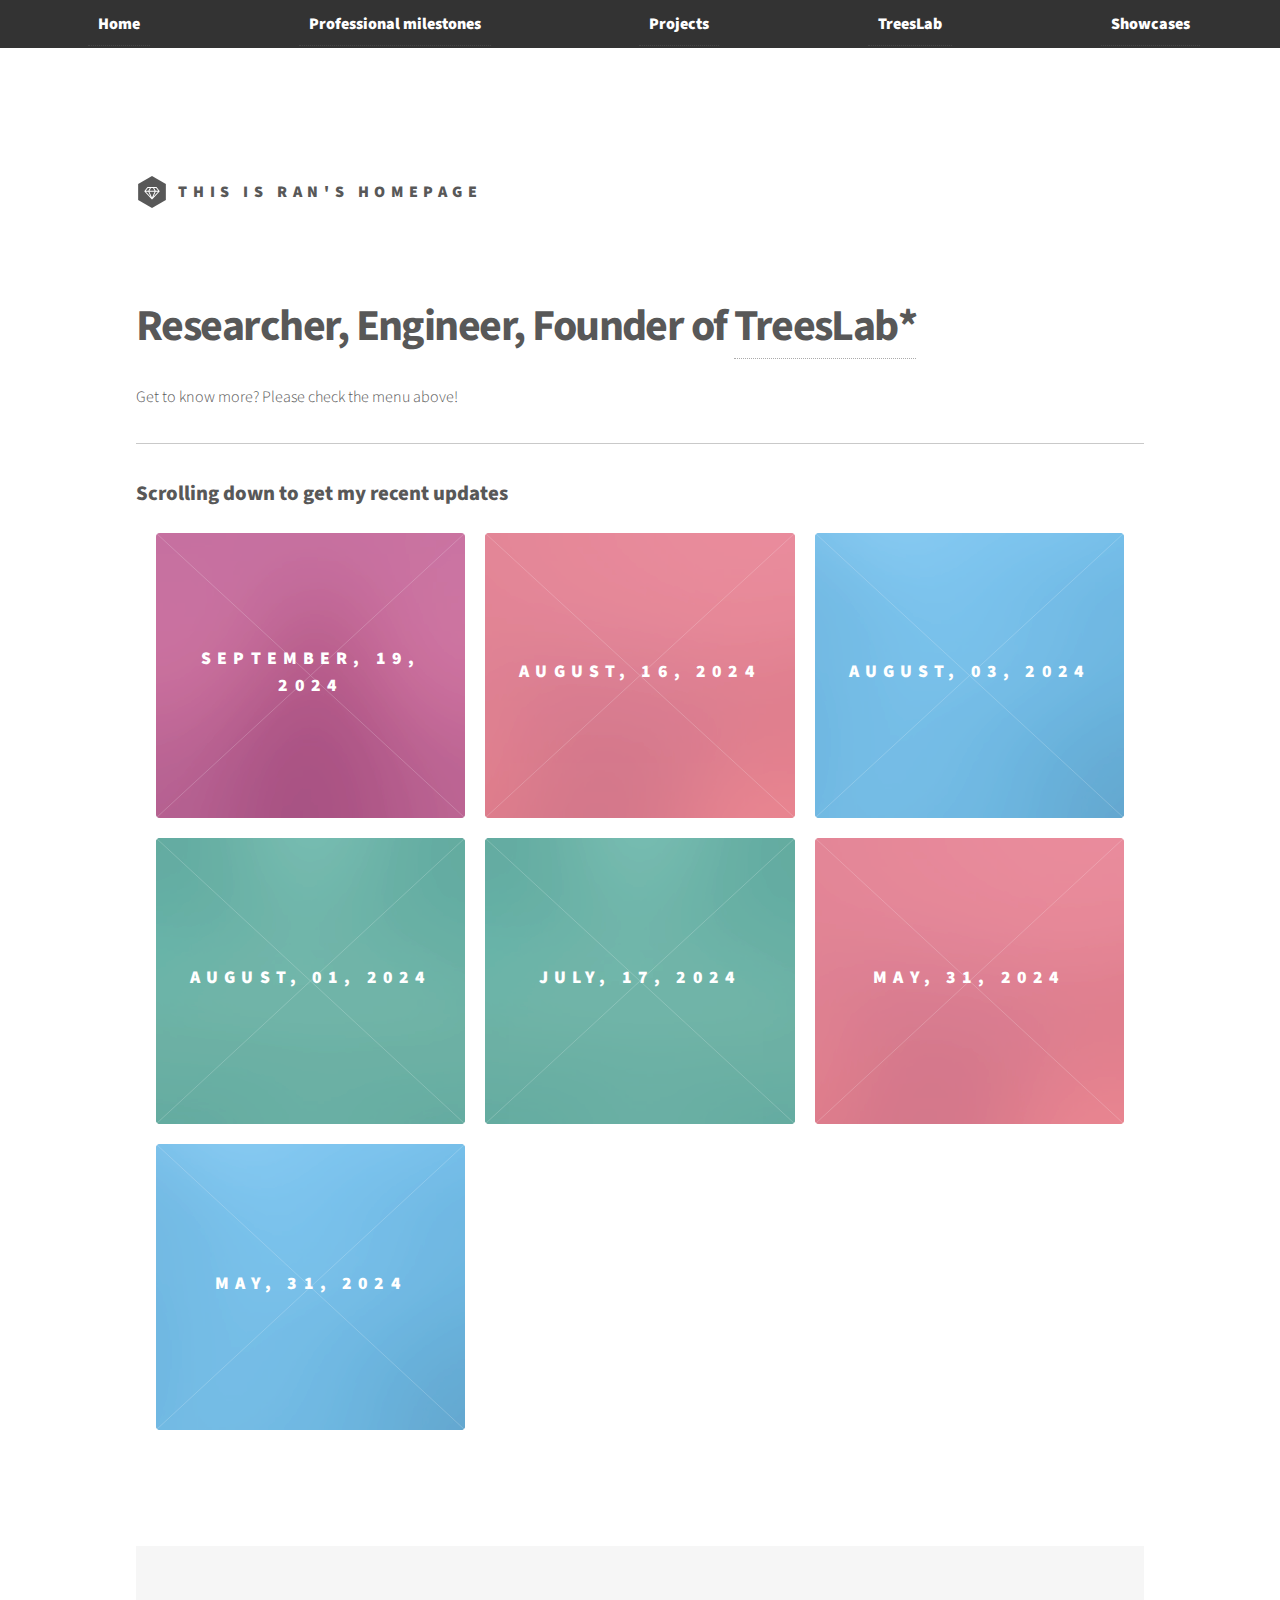
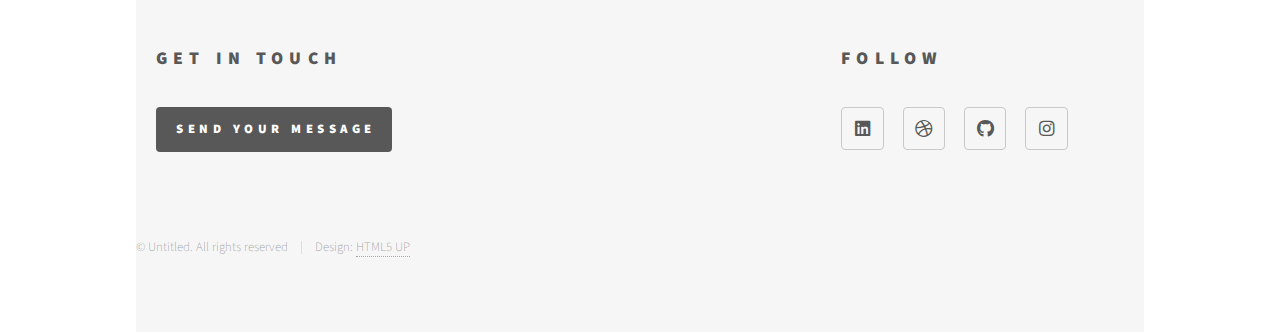
<file: index.html>
<!DOCTYPE HTML>
<!--
	Phantom by HTML5 UP
	html5up.net | @ajlkn
	Free for personal and commercial use under the CCA 3.0 license (html5up.net/license)
-->
<html>
<!--	<head>
		<title>Ran Tu, Homepage</title>
		<meta charset="utf-8" />
		<meta name="viewport" content="width=device-width, initial-scale=1, user-scalable=no" />
		<link rel="stylesheet" href="assets/css/main.css" />
		<noscript><link rel="stylesheet" href="assets/css/noscript.css" /></noscript>
	</head> -->

	<head>
		<title>Ran Tu, Homepage</title>
		<meta charset="utf-8" />
		<meta name="viewport" content="width=device-width, initial-scale=1, user-scalable=no" />
		<link rel="stylesheet" href="assets/css/main.css" />
		<noscript><link rel="stylesheet" href="assets/css/noscript.css" /></noscript>

    <style>
        nav {
            background-color: #333;
            padding: 10px;
        }
        nav ul {
            list-style-type: none;
            margin: 0;
            padding: 0;
            display: flex;
            justify-content: space-around;
        }
        nav ul li {
            display: inline;
        }
        nav ul li a {
            color: white;
            text-decoration: none;
            padding: 10px;
        }
        nav ul li a:hover {
            background-color: #575757;
            border-radius: 4px;
        }
        section {
            padding: 20px;
        }
        h1 {
            margin-top: 50px;
        }
    </style>
</head>
<body>

    <nav>
        <ul>
					<li><a href="index.html"><b>Home</b></a></li>
					<li><a href="Professional_milestones.html"><b>Professional milestones</b></a></li>
					<li><a href="Projects.html"><b>Projects</b></a></li>
					<li><a href="TreesLab.html"><b>TreesLab</b></a></li>
					<li><a href="Showcases.html"><b>Showcases</b></a></li>
        </ul>
    </nav>

	<body class="is-preload">
		<!-- Wrapper -->
			<div id="wrapper">

				<!-- Header -->
					<header id="header">
						<div class="inner">

							<!-- Logo -->
								<a href="index.html" class="logo">
									<span class="symbol"><img src="images/logo.svg" alt="" /></span><span class="title">This is Ran's Homepage</span>
								</a>

							<!-- Nav -->
							<!--	<nav>
									<ul>
										<li><a href="#menu">Menu</a></li>
									</ul>

						</div>
					</header>  -->

				<!-- Menu -->
				<!--	<nav id="menu">
						<h2>Menu</h2>
						<ul>
							<li><a href="index.html">Home</a></li>
							<li><a href="Professional_milestones.html">Professional milestones</a></li>
							<li><a href="Projects.html">Projects</a></li>
							<li><a href="TreesLab.html">TreesLab</a></li>
							<li><a href="Showcases.html">Showcases</a></li>
						</ul>
					</nav> -->

				<!-- Main -->
					<div id="main">
						<div class="inner">
							<header>
								<h1>Researcher, Engineer, Founder of <a href="TreesLab.html">TreesLab*</a></h1>
								<p>Get to know more? Please check the menu above!</p>
							</header>
							<hr>
							<h3>Scrolling down to get my recent updates</h3>
							<section class="tiles">
								<article class="style4">
									<span class="image">
										<img src="images/pic04.jpg" alt="" />
									</span>
									<a href="#">
										<h2>September, 19, 2024</h2>
										<div class="content">
											<p>I am appointed as the Director of Transportation & Logistics Discipline in the School of Transportation at Southeast University.</p>
										<!-- . With administrative experiences in undergrad education, hands-on research records and fully understanding of the situation of university faculties nowadays, hopfully things can be twisted to a more promising angle for our students, researchers, teachers, and the transport community. -->
										</div>
									</a>
								</article>
								<article class="style1">
									<span class="image">
										<img src="images/pic01.jpg" alt="" />
									</span>
									<a href="#">
										<h2>August, 16, 2024</h2>
										<div class="content">
											<p>Starting my visiting at the University of Toronto for six months.</p>
										</div>
									</a>
								</article>
								<article class="style2">
									<span class="image">
										<img src="images/pic02.jpg" alt="" />
									</span>
									<a href="#">
										<h2>August, 03, 2024</h2>
										<div class="content">
											<p>Starting the annual traveling with my friends. This time, we went to Heilongjiang Province.</p>
										</div>
									</a>
								</article>
								<article class="style3">
									<span class="image">
										<img src="images/pic03.jpg" alt="" />
									</span>
								  <a href="#">
										<h2>August, 01, 2024</h2>
										<div class="content">
											<p>Another TRB cycle complete! This year, all the TreesLab members got one paper submitted! KPI accomplished!.</p>
										</div>
									</a>
								</article>
								<article class="style3">
									<span class="image">
										<img src="images/pic03.jpg" alt="" />
									</span>
								  <a href="july17-2024.html">
										<h2>July, 17, 2024</h2>
										<div class="content">
											<p>Visiting the scientific research NGO IIASA, located in Vienna, Austria, and sharing our research on users acceptance preference on emerging technologies.</p>
											<p><b>click to check details</b></p>
										</div>
									</a>
								</article>
								<article class="style1">
									<span class="image">
										<img src="images/pic01.jpg" alt="" />
									</span>
									<a href="#">
										<h2>May, 31, 2024</h2>
										<div class="content">
											<p>Sharing the latest (on-going) updates on air traffic emission mitigation @HKUST-GZ.</p>
										</div>
									</a>
								</article>
								<article class="style2">
									<span class="image">
										<img src="images/pic02.jpg" alt="" />
									</span>
									<a href="#">
										<h2>May, 31, 2024</h2>
										<div class="content">
											<p>Visiting the HIS Lab led by Dr. Dengbo He @HKUST-GZ, and initiating the collaboration on the driver guidance simulator experiment.</p>
										</div>
									</a>
								</article>
							</section>
						</div>
					</div>

				<!-- Footer -->
					<footer id="footer">
						<div class="inner">
							<section>
								<h2>Get in touch</h2>
								<form action="mailto:turanjade@icloud.com" method="post">
									<!-- <div class="fields">
										<div class="field half">
											<input type="text" name="name" id="name" placeholder="Name" />
										</div>
										<div class="field half">
											<input type="email" name="email" id="email" placeholder="Email" />
										</div>
										<div class="field">
											<textarea name="message" id="message" placeholder="Message"></textarea>
										</div>
									</div> -->
									<ul class="actions">
										<li><input type="submit" value="Send your message" class="primary" /></li>
									</ul>
								</form>
							</section>
							<section>
								<h2>Follow</h2>
								<ul class="icons">
									<li><a href="https://www.linkedin.com/in/ran-tu-jade/" class="icon brands style2 fa-linkedin"><span class="label">Twitter</span></a></li>
									<li><a href="https://scholar.google.com/citations?user=ueR4KsUAAAAJ&hl=en" class="icon brands style2 fa-dribbble"><span class="label">Dribbble</span></a></li>
									<li><a href="https://github.com/turanjade" class="icon brands style2 fa-github"><span class="label">Facebook</span></a></li>
									<li><a href="https://www.instagram.com/tr_jade/" class="icon brands style2 fa-instagram"><span class="label">Instagram</span></a></li>
									<!-- <li><a href="#" class="icon brands style2 fa-github"><span class="label">GitHub</span></a></li> -->
									<!-- <li><a href="#" class="icon brands style2 fa-500px"><span class="label">500px</span></a></li> -->
									<!-- <li><a href="#" class="icon solid style2 fa-phone"><span class="label">Phone</span></a></li> -->
									<!-- <li><a href="#" class="icon solid style2 fa-envelope"><span class="label">Email</span></a></li> -->
								</ul>
							</section>
							<ul class="copyright">
								<li>&copy; Untitled. All rights reserved</li><li>Design: <a href="http://html5up.net">HTML5 UP</a></li>
							</ul>
						</div>
					</footer>

			</div>

		<!-- Scripts -->
			<script src="assets/js/jquery.min.js"></script>
			<script src="assets/js/browser.min.js"></script>
			<script src="assets/js/breakpoints.min.js"></script>
			<script src="assets/js/util.js"></script>
			<script src="assets/js/main.js"></script>

	</body>
</html>
</file>
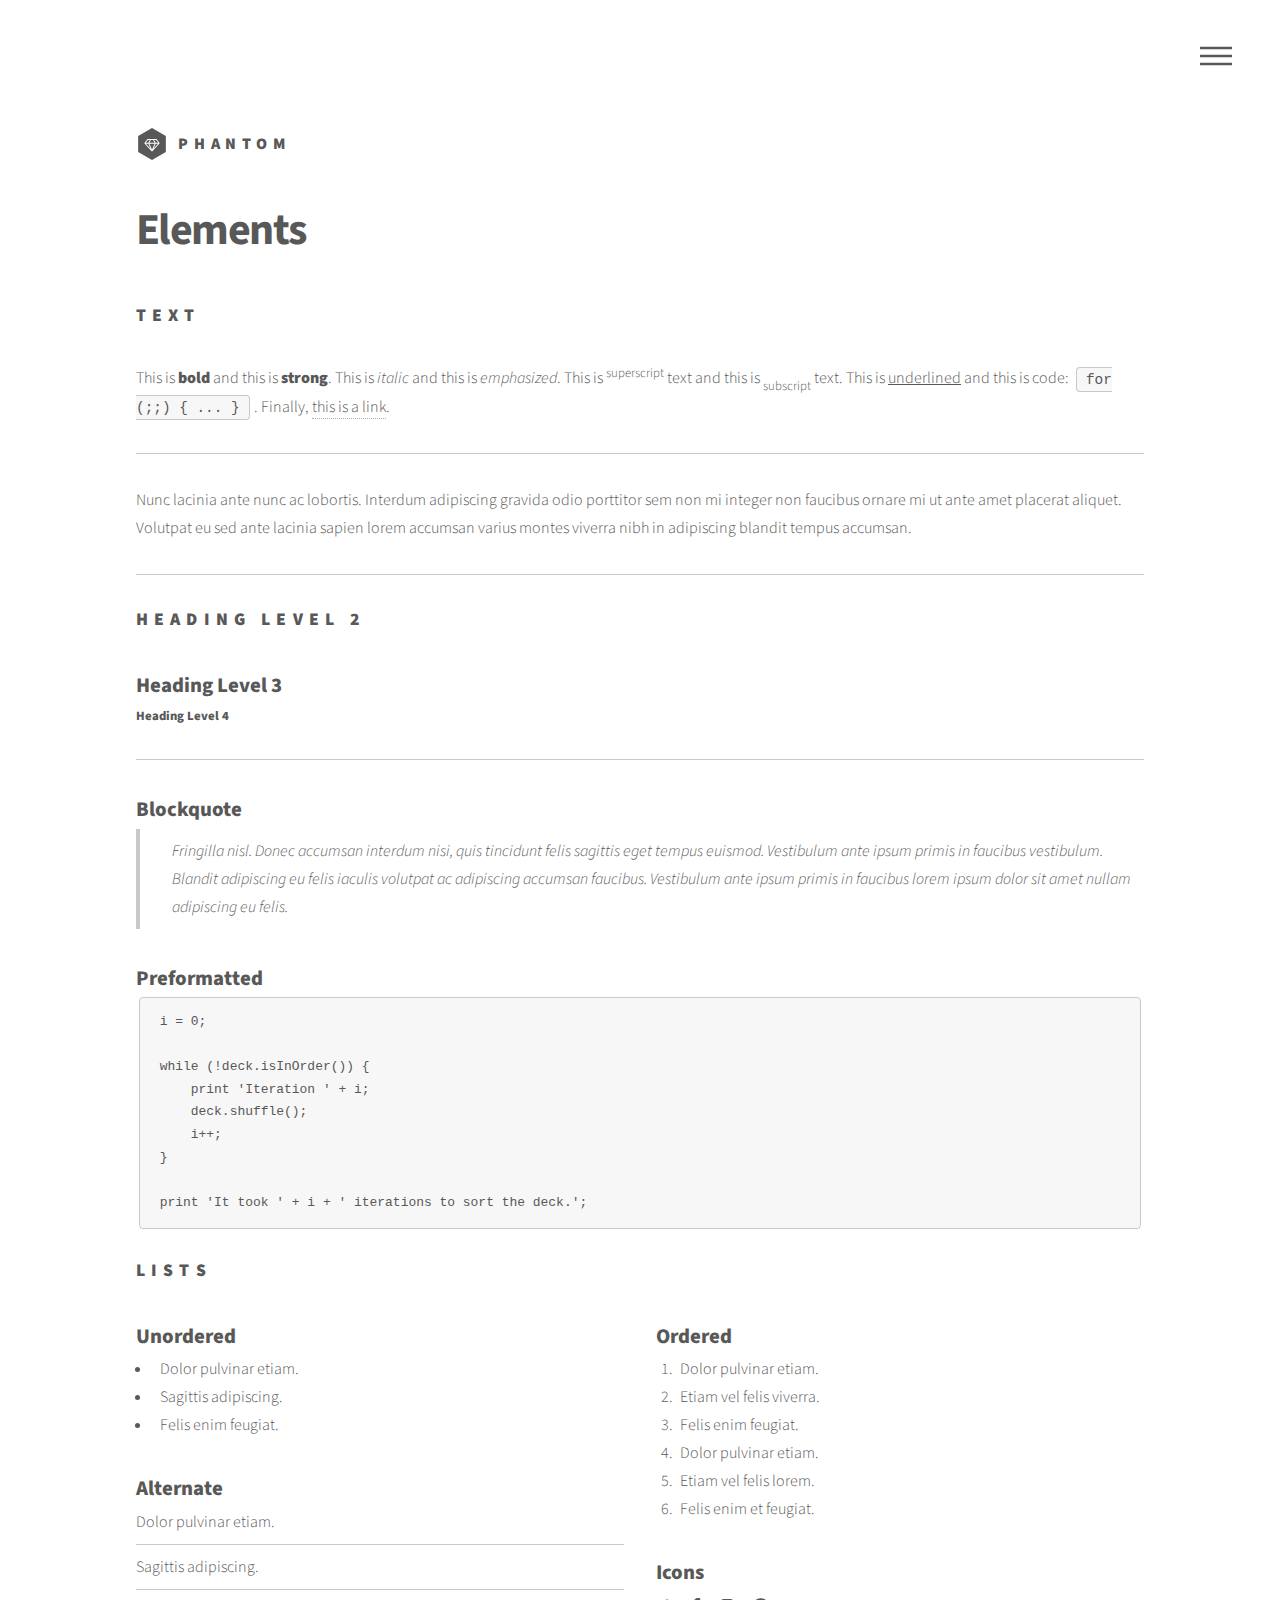
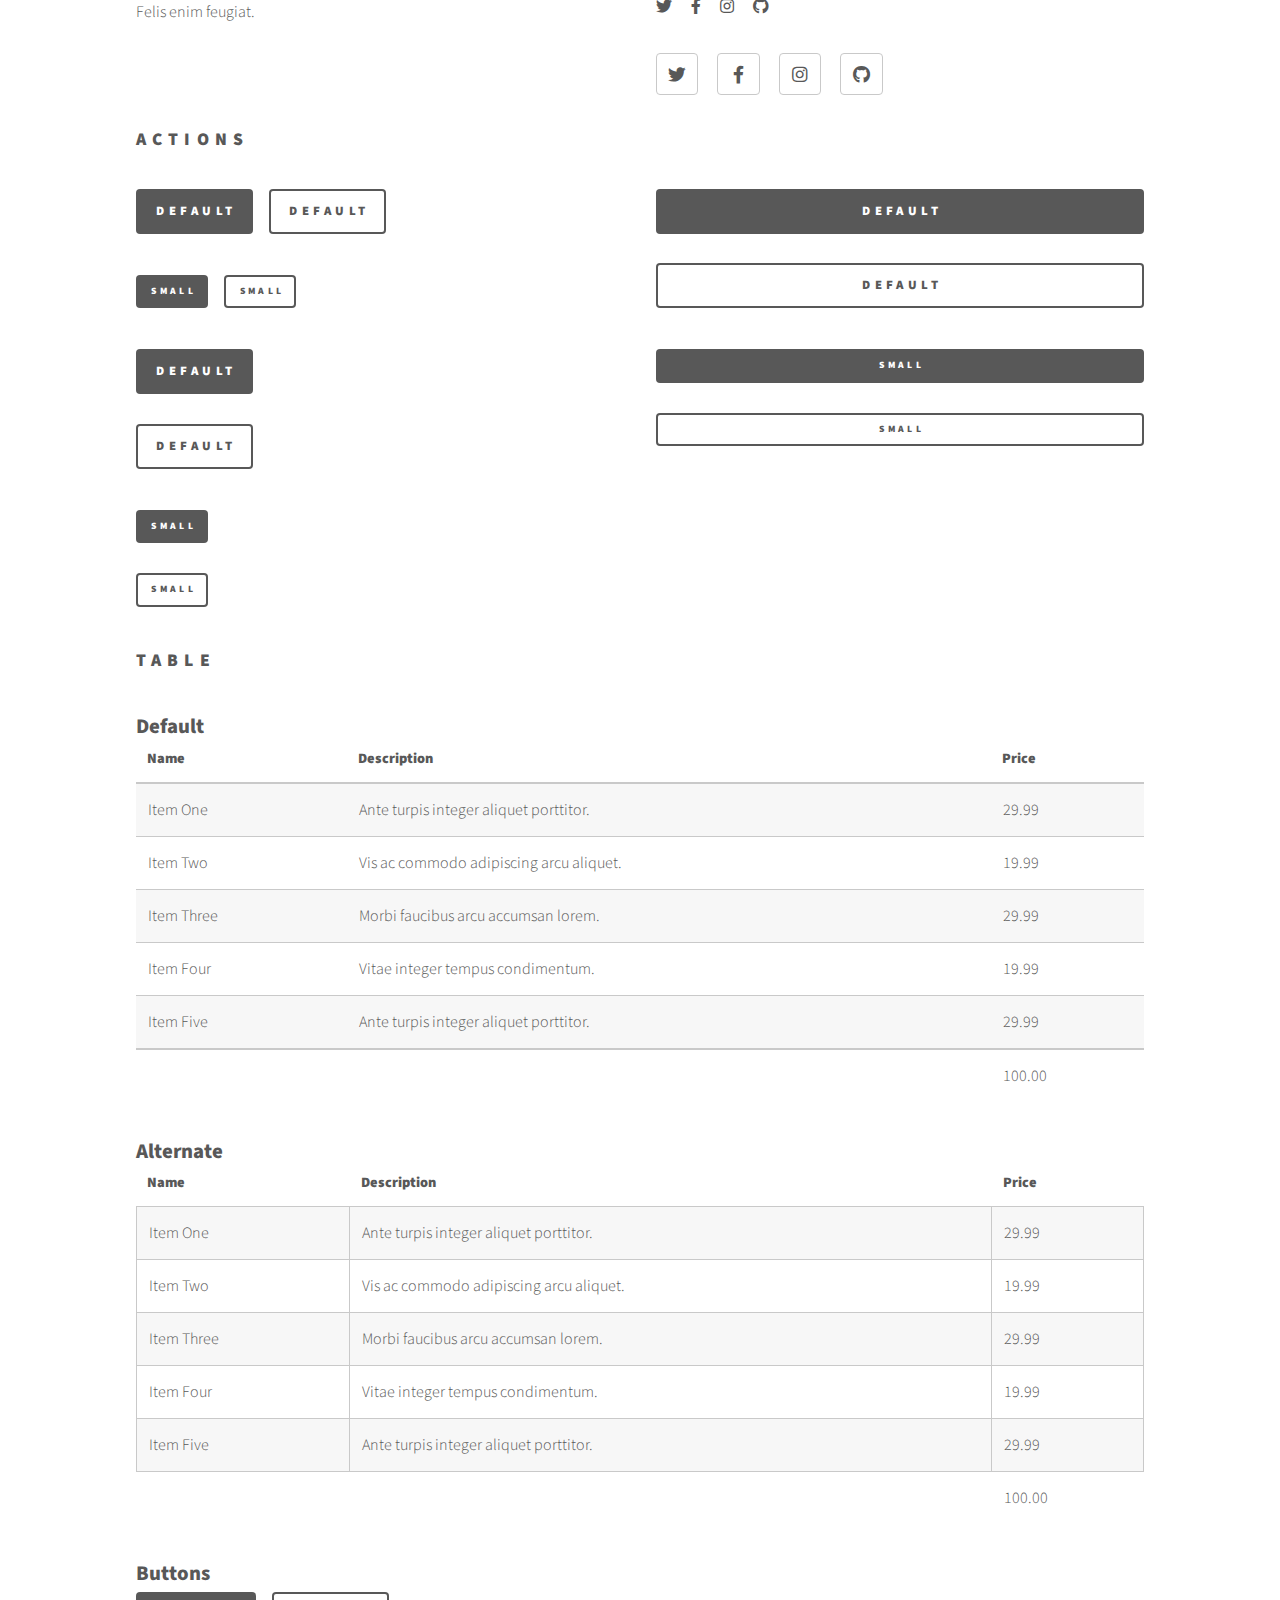
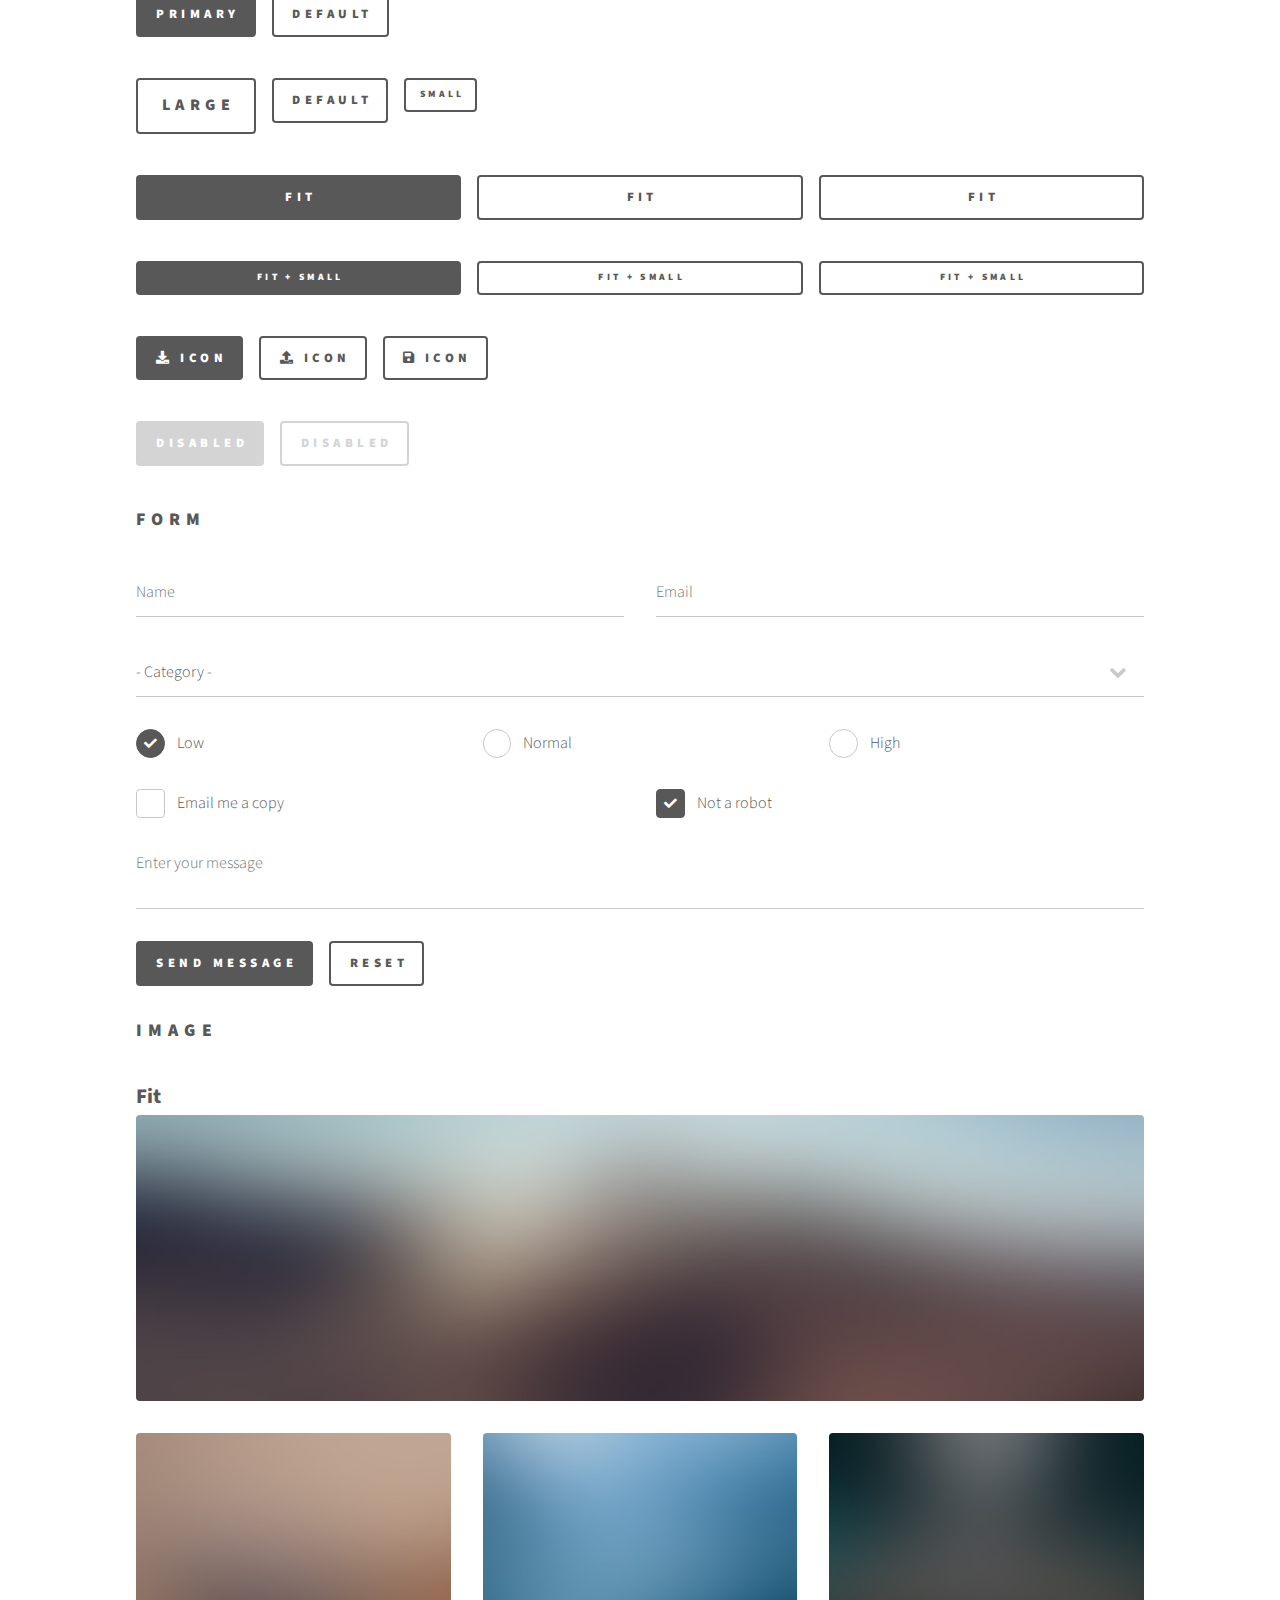
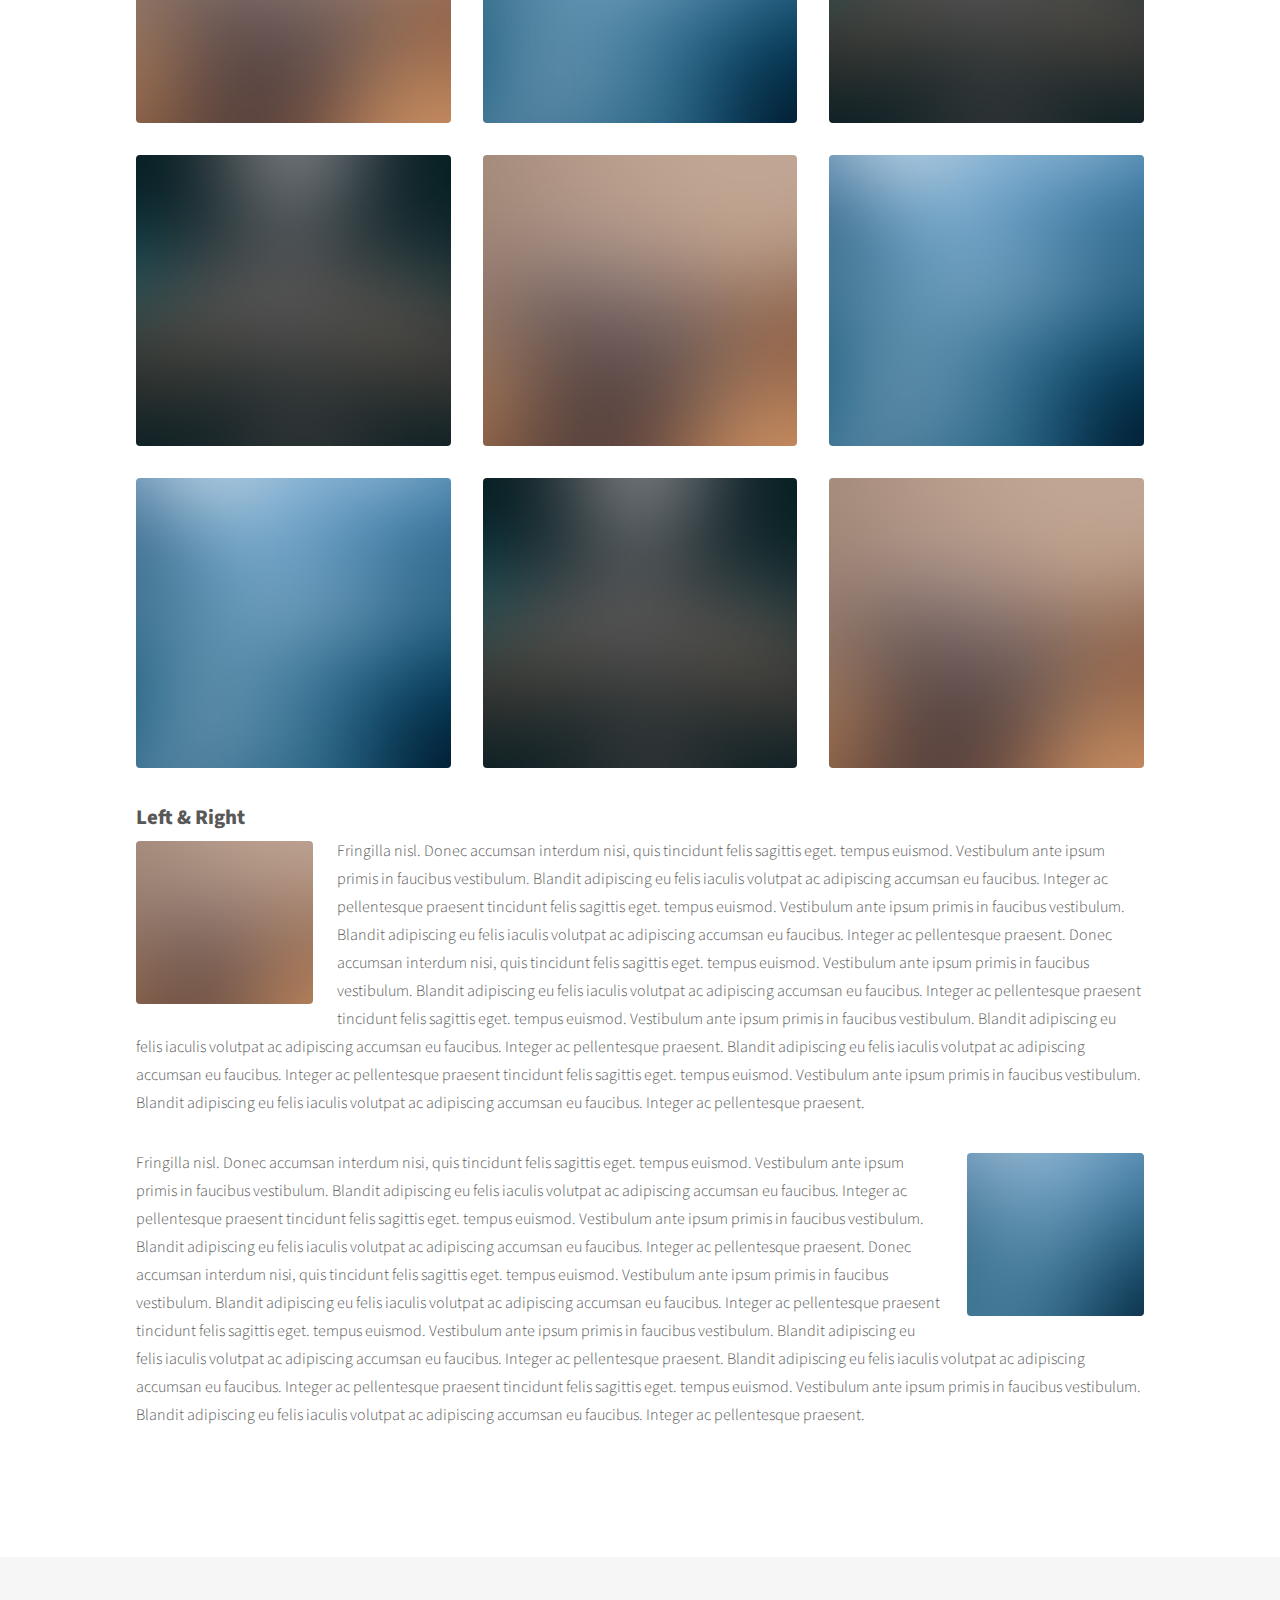
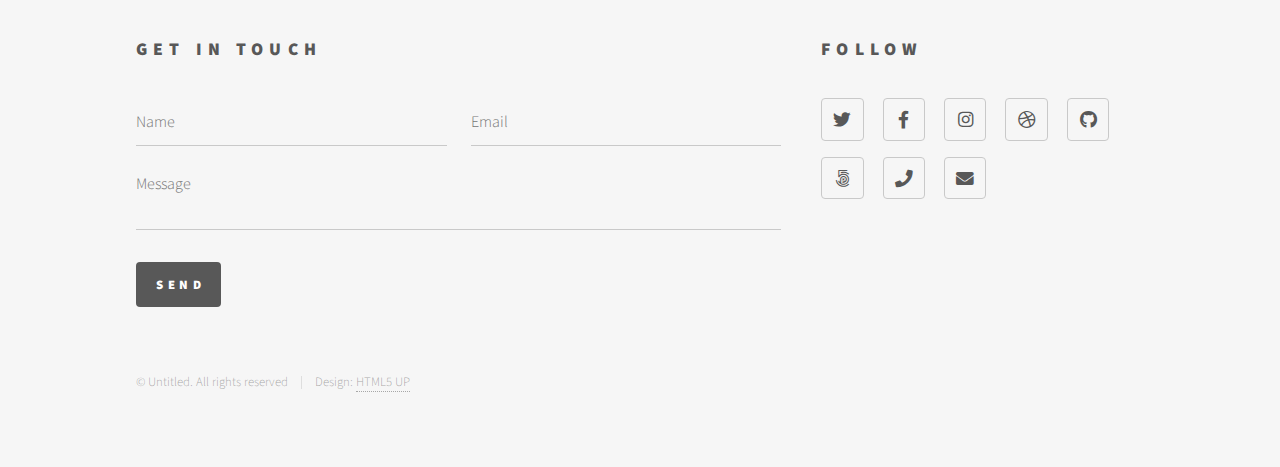
<file: elements.html>
<!DOCTYPE HTML>
<!--
	Phantom by HTML5 UP
	html5up.net | @ajlkn
	Free for personal and commercial use under the CCA 3.0 license (html5up.net/license)
-->
<html>
	<head>
		<title>Elements - Phantom by HTML5 UP</title>
		<meta charset="utf-8" />
		<meta name="viewport" content="width=device-width, initial-scale=1, user-scalable=no" />
		<link rel="stylesheet" href="assets/css/main.css" />
		<noscript><link rel="stylesheet" href="assets/css/noscript.css" /></noscript>
	</head>
	<body class="is-preload">
		<!-- Wrapper -->
			<div id="wrapper">

				<!-- Header -->
					<header id="header">
						<div class="inner">

							<!-- Logo -->
								<a href="index.html" class="logo">
									<span class="symbol"><img src="images/logo.svg" alt="" /></span><span class="title">Phantom</span>
								</a>

							<!-- Nav -->
								<nav>
									<ul>
										<li><a href="#menu">Menu</a></li>
									</ul>
								</nav>

						</div>
					</header>

				<!-- Menu -->
					<nav id="menu">
						<h2>Menu</h2>
						<ul>
							<li><a href="index.html">Home</a></li>
							<li><a href="generic.html">Ipsum veroeros</a></li>
							<li><a href="generic.html">Tempus etiam</a></li>
							<li><a href="generic.html">Consequat dolor</a></li>
							<li><a href="elements.html">Elements</a></li>
						</ul>
					</nav>

				<!-- Main -->
					<div id="main">
						<div class="inner">
							<h1>Elements</h1>

							<!-- Text -->
								<section>
									<h2>Text</h2>
									<p>This is <b>bold</b> and this is <strong>strong</strong>. This is <i>italic</i> and this is <em>emphasized</em>.
									This is <sup>superscript</sup> text and this is <sub>subscript</sub> text.
									This is <u>underlined</u> and this is code: <code>for (;;) { ... }</code>. Finally, <a href="#">this is a link</a>.</p>
									<hr />
									<p>Nunc lacinia ante nunc ac lobortis. Interdum adipiscing gravida odio porttitor sem non mi integer non faucibus ornare mi ut ante amet placerat aliquet. Volutpat eu sed ante lacinia sapien lorem accumsan varius montes viverra nibh in adipiscing blandit tempus accumsan.</p>
									<hr />
									<h2>Heading Level 2</h2>
									<h3>Heading Level 3</h3>
									<h4>Heading Level 4</h4>
									<hr />
									<h3>Blockquote</h3>
									<blockquote>Fringilla nisl. Donec accumsan interdum nisi, quis tincidunt felis sagittis eget tempus euismod. Vestibulum ante ipsum primis in faucibus vestibulum. Blandit adipiscing eu felis iaculis volutpat ac adipiscing accumsan faucibus. Vestibulum ante ipsum primis in faucibus lorem ipsum dolor sit amet nullam adipiscing eu felis.</blockquote>
									<h3>Preformatted</h3>
									<pre><code>i = 0;

while (!deck.isInOrder()) {
    print 'Iteration ' + i;
    deck.shuffle();
    i++;
}

print 'It took ' + i + ' iterations to sort the deck.';</code></pre>
								</section>

							<!-- Lists -->
								<section>
									<h2>Lists</h2>
									<div class="row">
										<div class="col-6 col-12-medium">
											<h3>Unordered</h3>
											<ul>
												<li>Dolor pulvinar etiam.</li>
												<li>Sagittis adipiscing.</li>
												<li>Felis enim feugiat.</li>
											</ul>
											<h3>Alternate</h3>
											<ul class="alt">
												<li>Dolor pulvinar etiam.</li>
												<li>Sagittis adipiscing.</li>
												<li>Felis enim feugiat.</li>
											</ul>
										</div>
										<div class="col-6 col-12-medium">
											<h3>Ordered</h3>
											<ol>
												<li>Dolor pulvinar etiam.</li>
												<li>Etiam vel felis viverra.</li>
												<li>Felis enim feugiat.</li>
												<li>Dolor pulvinar etiam.</li>
												<li>Etiam vel felis lorem.</li>
												<li>Felis enim et feugiat.</li>
											</ol>
											<h3>Icons</h3>
											<ul class="icons">
												<li><a href="#" class="icon brands style1 fa-twitter"><span class="label">Twitter</span></a></li>
												<li><a href="#" class="icon brands style1 fa-facebook-f"><span class="label">Facebook</span></a></li>
												<li><a href="#" class="icon brands style1 fa-instagram"><span class="label">Instagram</span></a></li>
												<li><a href="#" class="icon brands style1 fa-github"><span class="label">Github</span></a></li>
											</ul>
											<ul class="icons">
												<li><a href="#" class="icon brands style2 fa-twitter"><span class="label">Twitter</span></a></li>
												<li><a href="#" class="icon brands style2 fa-facebook-f"><span class="label">Facebook</span></a></li>
												<li><a href="#" class="icon brands style2 fa-instagram"><span class="label">Instagram</span></a></li>
												<li><a href="#" class="icon brands style2 fa-github"><span class="label">Github</span></a></li>
											</ul>
										</div>
									</div>
									<h2>Actions</h2>
									<div class="row">
										<div class="col-6 col-12-medium">
											<ul class="actions">
												<li><a href="#" class="button primary">Default</a></li>
												<li><a href="#" class="button">Default</a></li>
											</ul>
											<ul class="actions small">
												<li><a href="#" class="button primary small">Small</a></li>
												<li><a href="#" class="button small">Small</a></li>
											</ul>
											<ul class="actions stacked">
												<li><a href="#" class="button primary">Default</a></li>
												<li><a href="#" class="button">Default</a></li>
											</ul>
											<ul class="actions stacked">
												<li><a href="#" class="button primary small">Small</a></li>
												<li><a href="#" class="button small">Small</a></li>
											</ul>
										</div>
										<div class="col-6 col-12-medium">
											<ul class="actions stacked">
												<li><a href="#" class="button primary fit">Default</a></li>
												<li><a href="#" class="button fit">Default</a></li>
											</ul>
											<ul class="actions stacked">
												<li><a href="#" class="button primary small fit">Small</a></li>
												<li><a href="#" class="button small fit">Small</a></li>
											</ul>
										</div>
									</div>
								</section>

							<!-- Table -->
								<section>
									<h2>Table</h2>
									<h3>Default</h3>
									<div class="table-wrapper">
										<table>
											<thead>
												<tr>
													<th>Name</th>
													<th>Description</th>
													<th>Price</th>
												</tr>
											</thead>
											<tbody>
												<tr>
													<td>Item One</td>
													<td>Ante turpis integer aliquet porttitor.</td>
													<td>29.99</td>
												</tr>
												<tr>
													<td>Item Two</td>
													<td>Vis ac commodo adipiscing arcu aliquet.</td>
													<td>19.99</td>
												</tr>
												<tr>
													<td>Item Three</td>
													<td> Morbi faucibus arcu accumsan lorem.</td>
													<td>29.99</td>
												</tr>
												<tr>
													<td>Item Four</td>
													<td>Vitae integer tempus condimentum.</td>
													<td>19.99</td>
												</tr>
												<tr>
													<td>Item Five</td>
													<td>Ante turpis integer aliquet porttitor.</td>
													<td>29.99</td>
												</tr>
											</tbody>
											<tfoot>
												<tr>
													<td colspan="2"></td>
													<td>100.00</td>
												</tr>
											</tfoot>
										</table>
									</div>

									<h3>Alternate</h3>
									<div class="table-wrapper">
										<table class="alt">
											<thead>
												<tr>
													<th>Name</th>
													<th>Description</th>
													<th>Price</th>
												</tr>
											</thead>
											<tbody>
												<tr>
													<td>Item One</td>
													<td>Ante turpis integer aliquet porttitor.</td>
													<td>29.99</td>
												</tr>
												<tr>
													<td>Item Two</td>
													<td>Vis ac commodo adipiscing arcu aliquet.</td>
													<td>19.99</td>
												</tr>
												<tr>
													<td>Item Three</td>
													<td> Morbi faucibus arcu accumsan lorem.</td>
													<td>29.99</td>
												</tr>
												<tr>
													<td>Item Four</td>
													<td>Vitae integer tempus condimentum.</td>
													<td>19.99</td>
												</tr>
												<tr>
													<td>Item Five</td>
													<td>Ante turpis integer aliquet porttitor.</td>
													<td>29.99</td>
												</tr>
											</tbody>
											<tfoot>
												<tr>
													<td colspan="2"></td>
													<td>100.00</td>
												</tr>
											</tfoot>
										</table>
									</div>
								</section>

							<!-- Buttons -->
								<section>
									<h3>Buttons</h3>
									<ul class="actions">
										<li><a href="#" class="button primary">Primary</a></li>
										<li><a href="#" class="button">Default</a></li>
									</ul>
									<ul class="actions">
										<li><a href="#" class="button large">Large</a></li>
										<li><a href="#" class="button">Default</a></li>
										<li><a href="#" class="button small">Small</a></li>
									</ul>
									<ul class="actions fit">
										<li><a href="#" class="button primary fit">Fit</a></li>
										<li><a href="#" class="button fit">Fit</a></li>
										<li><a href="#" class="button fit">Fit</a></li>
									</ul>
									<ul class="actions fit small">
										<li><a href="#" class="button primary fit small">Fit + Small</a></li>
										<li><a href="#" class="button fit small">Fit + Small</a></li>
										<li><a href="#" class="button fit small">Fit + Small</a></li>
									</ul>
									<ul class="actions">
										<li><a href="#" class="button primary icon solid fa-download">Icon</a></li>
										<li><a href="#" class="button icon solid fa-upload">Icon</a></li>
										<li><a href="#" class="button icon solid fa-save">Icon</a></li>
									</ul>
									<ul class="actions">
										<li><span class="button primary disabled">Disabled</span></li>
										<li><span class="button disabled">Disabled</span></li>
									</ul>
								</section>

							<!-- Form -->
								<section>
									<h2>Form</h2>
									<form method="post" action="#">
										<div class="row gtr-uniform">
											<div class="col-6 col-12-xsmall">
												<input type="text" name="demo-name" id="demo-name" value="" placeholder="Name" />
											</div>
											<div class="col-6 col-12-xsmall">
												<input type="email" name="demo-email" id="demo-email" value="" placeholder="Email" />
											</div>
											<div class="col-12">
												<select name="demo-category" id="demo-category">
													<option value="">- Category -</option>
													<option value="1">Manufacturing</option>
													<option value="1">Shipping</option>
													<option value="1">Administration</option>
													<option value="1">Human Resources</option>
												</select>
											</div>
											<div class="col-4 col-12-small">
												<input type="radio" id="demo-priority-low" name="demo-priority" checked>
												<label for="demo-priority-low">Low</label>
											</div>
											<div class="col-4 col-12-small">
												<input type="radio" id="demo-priority-normal" name="demo-priority">
												<label for="demo-priority-normal">Normal</label>
											</div>
											<div class="col-4 col-12-small">
												<input type="radio" id="demo-priority-high" name="demo-priority">
												<label for="demo-priority-high">High</label>
											</div>
											<div class="col-6 col-12-small">
												<input type="checkbox" id="demo-copy" name="demo-copy">
												<label for="demo-copy">Email me a copy</label>
											</div>
											<div class="col-6 col-12-small">
												<input type="checkbox" id="demo-human" name="demo-human" checked>
												<label for="demo-human">Not a robot</label>
											</div>
											<div class="col-12">
												<textarea name="demo-message" id="demo-message" placeholder="Enter your message" rows="6"></textarea>
											</div>
											<div class="col-12">
												<ul class="actions">
													<li><input type="submit" value="Send Message" class="primary" /></li>
													<li><input type="reset" value="Reset" /></li>
												</ul>
											</div>
										</div>
									</form>
								</section>

							<!-- Image -->
								<section>
									<h2>Image</h2>
									<h3>Fit</h3>
									<div class="box alt">
										<div class="row gtr-uniform">
											<div class="col-12"><span class="image fit"><img src="images/pic13.jpg" alt="" /></span></div>
											<div class="col-4"><span class="image fit"><img src="images/pic01.jpg" alt="" /></span></div>
											<div class="col-4"><span class="image fit"><img src="images/pic02.jpg" alt="" /></span></div>
											<div class="col-4"><span class="image fit"><img src="images/pic03.jpg" alt="" /></span></div>
											<div class="col-4"><span class="image fit"><img src="images/pic03.jpg" alt="" /></span></div>
											<div class="col-4"><span class="image fit"><img src="images/pic01.jpg" alt="" /></span></div>
											<div class="col-4"><span class="image fit"><img src="images/pic02.jpg" alt="" /></span></div>
											<div class="col-4"><span class="image fit"><img src="images/pic02.jpg" alt="" /></span></div>
											<div class="col-4"><span class="image fit"><img src="images/pic03.jpg" alt="" /></span></div>
											<div class="col-4"><span class="image fit"><img src="images/pic01.jpg" alt="" /></span></div>
										</div>
									</div>
									<h3>Left &amp; Right</h3>
									<p><span class="image left"><img src="images/pic14.jpg" alt="" /></span>Fringilla nisl. Donec accumsan interdum nisi, quis tincidunt felis sagittis eget. tempus euismod. Vestibulum ante ipsum primis in faucibus vestibulum. Blandit adipiscing eu felis iaculis volutpat ac adipiscing accumsan eu faucibus. Integer ac pellentesque praesent tincidunt felis sagittis eget. tempus euismod. Vestibulum ante ipsum primis in faucibus vestibulum. Blandit adipiscing eu felis iaculis volutpat ac adipiscing accumsan eu faucibus. Integer ac pellentesque praesent. Donec accumsan interdum nisi, quis tincidunt felis sagittis eget. tempus euismod. Vestibulum ante ipsum primis in faucibus vestibulum. Blandit adipiscing eu felis iaculis volutpat ac adipiscing accumsan eu faucibus. Integer ac pellentesque praesent tincidunt felis sagittis eget. tempus euismod. Vestibulum ante ipsum primis in faucibus vestibulum. Blandit adipiscing eu felis iaculis volutpat ac adipiscing accumsan eu faucibus. Integer ac pellentesque praesent. Blandit adipiscing eu felis iaculis volutpat ac adipiscing accumsan eu faucibus. Integer ac pellentesque praesent tincidunt felis sagittis eget. tempus euismod. Vestibulum ante ipsum primis in faucibus vestibulum. Blandit adipiscing eu felis iaculis volutpat ac adipiscing accumsan eu faucibus. Integer ac pellentesque praesent.</p>
									<p><span class="image right"><img src="images/pic15.jpg" alt="" /></span>Fringilla nisl. Donec accumsan interdum nisi, quis tincidunt felis sagittis eget. tempus euismod. Vestibulum ante ipsum primis in faucibus vestibulum. Blandit adipiscing eu felis iaculis volutpat ac adipiscing accumsan eu faucibus. Integer ac pellentesque praesent tincidunt felis sagittis eget. tempus euismod. Vestibulum ante ipsum primis in faucibus vestibulum. Blandit adipiscing eu felis iaculis volutpat ac adipiscing accumsan eu faucibus. Integer ac pellentesque praesent. Donec accumsan interdum nisi, quis tincidunt felis sagittis eget. tempus euismod. Vestibulum ante ipsum primis in faucibus vestibulum. Blandit adipiscing eu felis iaculis volutpat ac adipiscing accumsan eu faucibus. Integer ac pellentesque praesent tincidunt felis sagittis eget. tempus euismod. Vestibulum ante ipsum primis in faucibus vestibulum. Blandit adipiscing eu felis iaculis volutpat ac adipiscing accumsan eu faucibus. Integer ac pellentesque praesent. Blandit adipiscing eu felis iaculis volutpat ac adipiscing accumsan eu faucibus. Integer ac pellentesque praesent tincidunt felis sagittis eget. tempus euismod. Vestibulum ante ipsum primis in faucibus vestibulum. Blandit adipiscing eu felis iaculis volutpat ac adipiscing accumsan eu faucibus. Integer ac pellentesque praesent.</p>
								</section>

						</div>
					</div>

				<!-- Footer -->
					<footer id="footer">
						<div class="inner">
							<section>
								<h2>Get in touch</h2>
								<form method="post" action="#">
									<div class="fields">
										<div class="field half">
											<input type="text" name="name" id="name" placeholder="Name" />
										</div>
										<div class="field half">
											<input type="email" name="email" id="email" placeholder="Email" />
										</div>
										<div class="field">
											<textarea name="message" id="message" placeholder="Message"></textarea>
										</div>
									</div>
									<ul class="actions">
										<li><input type="submit" value="Send" class="primary" /></li>
									</ul>
								</form>
							</section>
							<section>
								<h2>Follow</h2>
								<ul class="icons">
									<li><a href="#" class="icon brands style2 fa-twitter"><span class="label">Twitter</span></a></li>
									<li><a href="#" class="icon brands style2 fa-facebook-f"><span class="label">Facebook</span></a></li>
									<li><a href="#" class="icon brands style2 fa-instagram"><span class="label">Instagram</span></a></li>
									<li><a href="#" class="icon brands style2 fa-dribbble"><span class="label">Dribbble</span></a></li>
									<li><a href="#" class="icon brands style2 fa-github"><span class="label">GitHub</span></a></li>
									<li><a href="#" class="icon brands style2 fa-500px"><span class="label">500px</span></a></li>
									<li><a href="#" class="icon solid style2 fa-phone"><span class="label">Phone</span></a></li>
									<li><a href="#" class="icon solid style2 fa-envelope"><span class="label">Email</span></a></li>
								</ul>
							</section>
							<ul class="copyright">
								<li>&copy; Untitled. All rights reserved</li><li>Design: <a href="http://html5up.net">HTML5 UP</a></li>
							</ul>
						</div>
					</footer>

			</div>

		<!-- Scripts -->
			<script src="assets/js/jquery.min.js"></script>
			<script src="assets/js/browser.min.js"></script>
			<script src="assets/js/breakpoints.min.js"></script>
			<script src="assets/js/util.js"></script>
			<script src="assets/js/main.js"></script>

	</body>
</html>
</file>
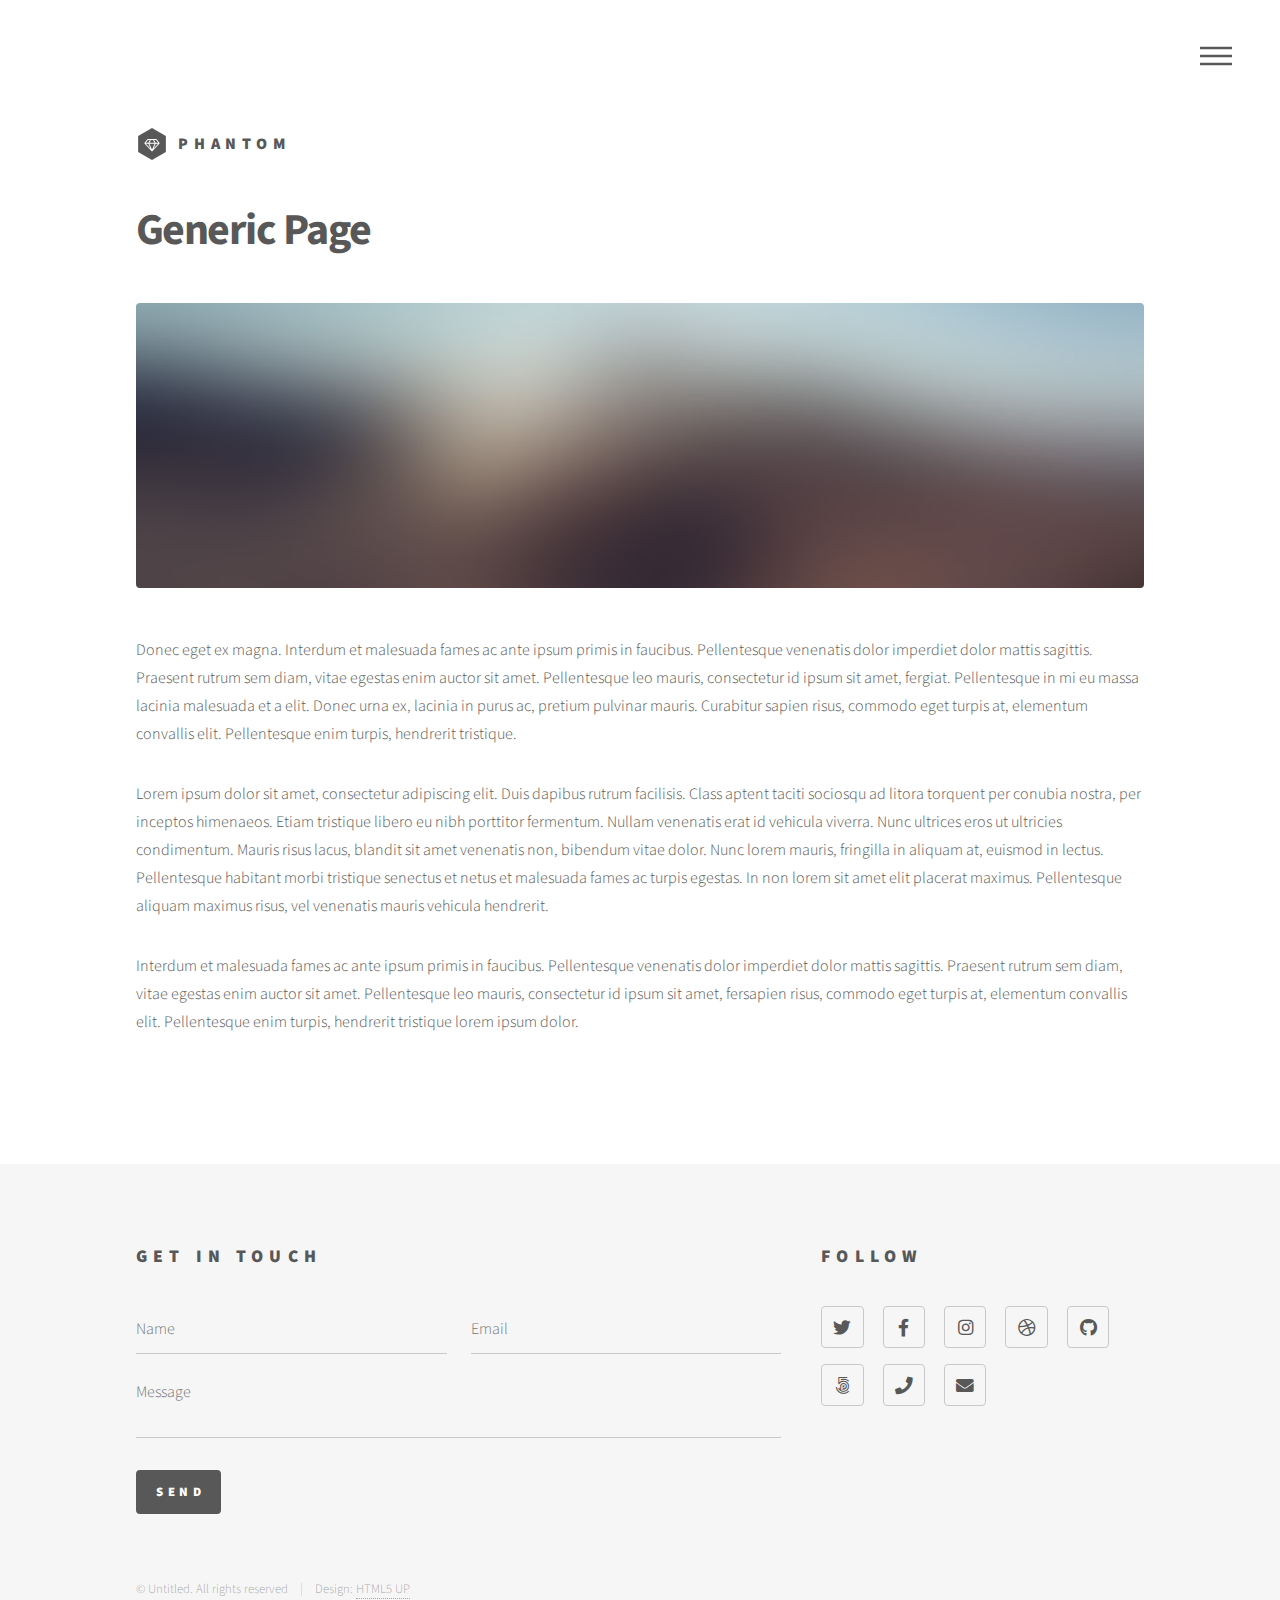
<file: generic.html>
<!DOCTYPE HTML>
<!--
	Phantom by HTML5 UP
	html5up.net | @ajlkn
	Free for personal and commercial use under the CCA 3.0 license (html5up.net/license)
-->
<html>
	<head>
		<title>Generic - Phantom by HTML5 UP</title>
		<meta charset="utf-8" />
		<meta name="viewport" content="width=device-width, initial-scale=1, user-scalable=no" />
		<link rel="stylesheet" href="assets/css/main.css" />
		<noscript><link rel="stylesheet" href="assets/css/noscript.css" /></noscript>
	</head>
	<body class="is-preload">
		<!-- Wrapper -->
			<div id="wrapper">

				<!-- Header -->
					<header id="header">
						<div class="inner">

							<!-- Logo -->
								<a href="index.html" class="logo">
									<span class="symbol"><img src="images/logo.svg" alt="" /></span><span class="title">Phantom</span>
								</a>

							<!-- Nav -->
								<nav>
									<ul>
										<li><a href="#menu">Menu</a></li>
									</ul>
								</nav>

						</div>
					</header>

				<!-- Menu -->
					<nav id="menu">
						<h2>Menu</h2>
						<ul>
							<li><a href="index.html">Home</a></li>
							<li><a href="generic.html">Ipsum veroeros</a></li>
							<li><a href="generic.html">Tempus etiam</a></li>
							<li><a href="generic.html">Consequat dolor</a></li>
							<li><a href="elements.html">Elements</a></li>
						</ul>
					</nav>

				<!-- Main -->
					<div id="main">
						<div class="inner">
							<h1>Generic Page</h1>
							<span class="image main"><img src="images/pic13.jpg" alt="" /></span>
							<p>Donec eget ex magna. Interdum et malesuada fames ac ante ipsum primis in faucibus. Pellentesque venenatis dolor imperdiet dolor mattis sagittis. Praesent rutrum sem diam, vitae egestas enim auctor sit amet. Pellentesque leo mauris, consectetur id ipsum sit amet, fergiat. Pellentesque in mi eu massa lacinia malesuada et a elit. Donec urna ex, lacinia in purus ac, pretium pulvinar mauris. Curabitur sapien risus, commodo eget turpis at, elementum convallis elit. Pellentesque enim turpis, hendrerit tristique.</p>
							<p>Lorem ipsum dolor sit amet, consectetur adipiscing elit. Duis dapibus rutrum facilisis. Class aptent taciti sociosqu ad litora torquent per conubia nostra, per inceptos himenaeos. Etiam tristique libero eu nibh porttitor fermentum. Nullam venenatis erat id vehicula viverra. Nunc ultrices eros ut ultricies condimentum. Mauris risus lacus, blandit sit amet venenatis non, bibendum vitae dolor. Nunc lorem mauris, fringilla in aliquam at, euismod in lectus. Pellentesque habitant morbi tristique senectus et netus et malesuada fames ac turpis egestas. In non lorem sit amet elit placerat maximus. Pellentesque aliquam maximus risus, vel venenatis mauris vehicula hendrerit.</p>
							<p>Interdum et malesuada fames ac ante ipsum primis in faucibus. Pellentesque venenatis dolor imperdiet dolor mattis sagittis. Praesent rutrum sem diam, vitae egestas enim auctor sit amet. Pellentesque leo mauris, consectetur id ipsum sit amet, fersapien risus, commodo eget turpis at, elementum convallis elit. Pellentesque enim turpis, hendrerit tristique lorem ipsum dolor.</p>
						</div>
					</div>

				<!-- Footer -->
					<footer id="footer">
						<div class="inner">
							<section>
								<h2>Get in touch</h2>
								<form method="post" action="#">
									<div class="fields">
										<div class="field half">
											<input type="text" name="name" id="name" placeholder="Name" />
										</div>
										<div class="field half">
											<input type="email" name="email" id="email" placeholder="Email" />
										</div>
										<div class="field">
											<textarea name="message" id="message" placeholder="Message"></textarea>
										</div>
									</div>
									<ul class="actions">
										<li><input type="submit" value="Send" class="primary" /></li>
									</ul>
								</form>
							</section>
							<section>
								<h2>Follow</h2>
								<ul class="icons">
									<li><a href="#" class="icon brands style2 fa-twitter"><span class="label">Twitter</span></a></li>
									<li><a href="#" class="icon brands style2 fa-facebook-f"><span class="label">Facebook</span></a></li>
									<li><a href="#" class="icon brands style2 fa-instagram"><span class="label">Instagram</span></a></li>
									<li><a href="#" class="icon brands style2 fa-dribbble"><span class="label">Dribbble</span></a></li>
									<li><a href="#" class="icon brands style2 fa-github"><span class="label">GitHub</span></a></li>
									<li><a href="#" class="icon brands style2 fa-500px"><span class="label">500px</span></a></li>
									<li><a href="#" class="icon solid style2 fa-phone"><span class="label">Phone</span></a></li>
									<li><a href="#" class="icon solid style2 fa-envelope"><span class="label">Email</span></a></li>
								</ul>
							</section>
							<ul class="copyright">
								<li>&copy; Untitled. All rights reserved</li><li>Design: <a href="http://html5up.net">HTML5 UP</a></li>
							</ul>
						</div>
					</footer>

			</div>

		<!-- Scripts -->
			<script src="assets/js/jquery.min.js"></script>
			<script src="assets/js/browser.min.js"></script>
			<script src="assets/js/breakpoints.min.js"></script>
			<script src="assets/js/util.js"></script>
			<script src="assets/js/main.js"></script>

	</body>
</html>
</file>
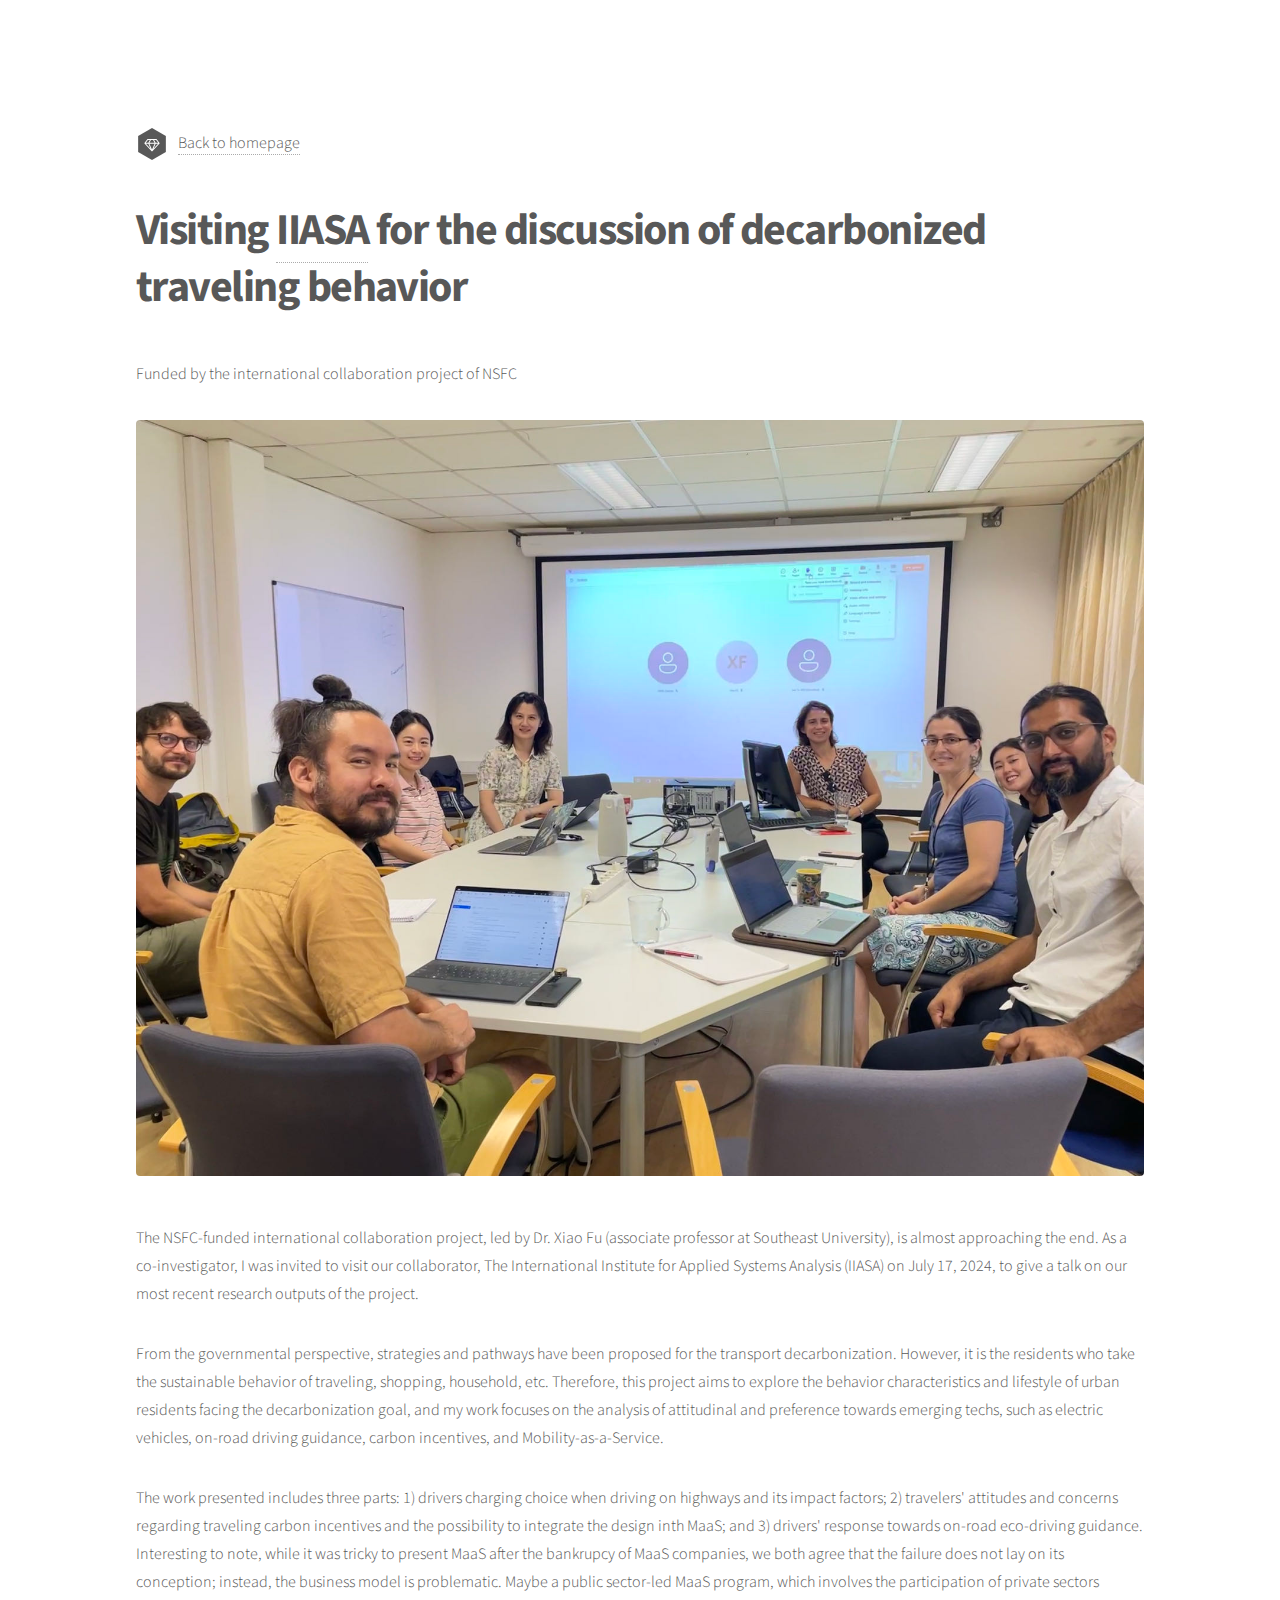
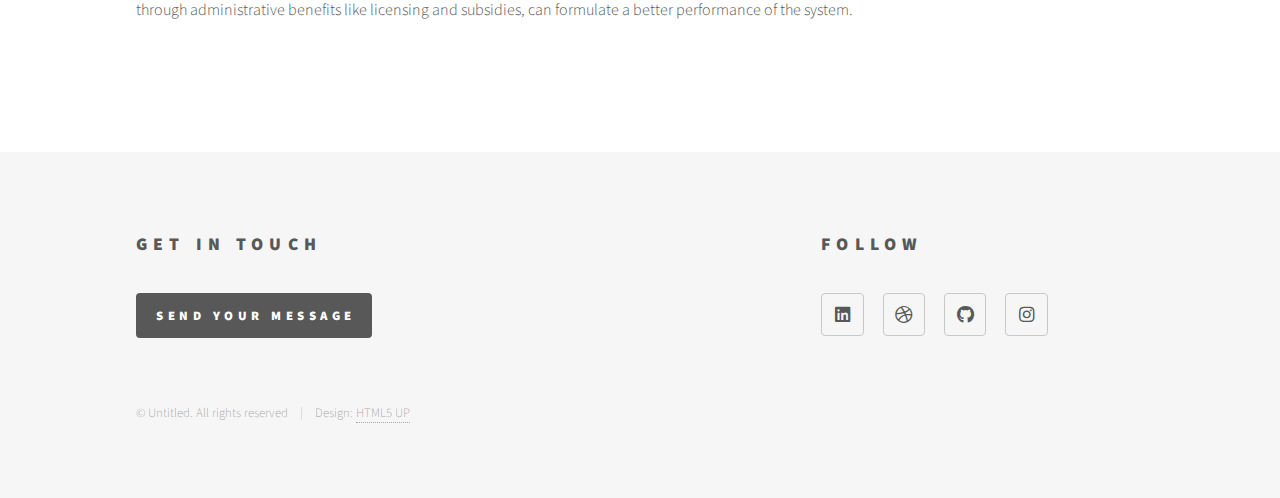
<file: july17-2024.html>
<!DOCTYPE HTML>
<!--
	Phantom by HTML5 UP
	html5up.net | @ajlkn
	Free for personal and commercial use under the CCA 3.0 license (html5up.net/license)
-->
<html>
	<head>
		<title>Visiting IIASA</title>
		<meta charset="utf-8" />
		<meta name="viewport" content="width=device-width, initial-scale=1, user-scalable=no" />
		<link rel="stylesheet" href="assets/css/main.css" />
		<noscript><link rel="stylesheet" href="assets/css/noscript.css" /></noscript>
	</head>
	<body class="is-preload">
		<!-- Wrapper -->
			<div id="wrapper">

				<!-- Header -->
					<header id="header">
						<div class="inner">

							<!-- Logo -->
								<a href="index.html" class="logo">
									<span class="symbol"><img src="images/logo.svg" alt="" /></span><span class="title"><a href="index.html">Back to homepage</a></span>
								</a>
						</div>
					</header>

				<!-- Main -->
					<div id="main">
						<div class="inner">
							<h1>Visiting <a href="https://iiasa.ac.at/">IIASA</a> for the discussion of decarbonized traveling behavior</h1>
							<p>Funded by the international collaboration project of NSFC</p>
							<span class="image main"><img src="images/july17-2024-1.jpeg" alt="" /></span>
							<p>The NSFC-funded international collaboration project, led by Dr. Xiao Fu (associate professor at Southeast University),
								is almost approaching the end. As a co-investigator, I was invited to visit our collaborator, The International Institute
								for Applied Systems Analysis (IIASA) on July 17, 2024, to give a talk on our most recent research outputs of the project.</p>
							<p>From the governmental perspective, strategies and pathways have been proposed for the transport decarbonization. However, it is the residents
								who take the sustainable behavior of traveling, shopping, household, etc. Therefore, this project aims to explore the behavior characteristics
								and lifestyle of urban residents facing the decarbonization goal, and my work focuses on the analysis of attitudinal and preference towards emerging techs,
								such as electric vehicles, on-road driving guidance, carbon incentives, and Mobility-as-a-Service.
							</p>
							<p>The work presented includes three parts: 1) drivers charging choice when driving on highways and its impact factors; 2) travelers' attitudes and concerns
								regarding traveling carbon incentives and the possibility to integrate the design inth MaaS; and 3) drivers' response towards on-road eco-driving guidance.
								Interesting to note, while it was tricky to present MaaS after the bankrupcy of MaaS companies, we both agree that the failure does not lay on its conception;
								instead, the business model is problematic. Maybe a public sector-led MaaS program, which involves the participation of private sectors through administrative
								benefits like licensing and subsidies, can formulate a better performance of the system.
							</p>
						</div>
					</div>

				<!-- Footer -->
					<footer id="footer">
						<div class="inner">
							<section>
								<h2>Get in touch</h2>
								<form action="mailto:turanjade@icloud.com" method="post">
									<ul class="actions">
										<li><input type="submit" value="Send your message" class="primary" /></li>
									</ul>
								</form>
							</section>
							<section>
								<h2>Follow</h2>
								<ul class="icons">
									<li><a href="https://www.linkedin.com/in/ran-tu-jade/" class="icon brands style2 fa-linkedin"><span class="label">Twitter</span></a></li>
									<li><a href="https://scholar.google.com/citations?user=ueR4KsUAAAAJ&hl=en" class="icon brands style2 fa-dribbble"><span class="label">Dribbble</span></a></li>
									<li><a href="https://github.com/turanjade" class="icon brands style2 fa-github"><span class="label">Facebook</span></a></li>
									<li><a href="https://www.instagram.com/tr_jade/" class="icon brands style2 fa-instagram"><span class="label">Instagram</span></a></li>
							</ul>
							</section>
							<ul class="copyright">
								<li>&copy; Untitled. All rights reserved</li><li>Design: <a href="http://html5up.net">HTML5 UP</a></li>
							</ul>
						</div>
					</footer>
			</div>

		<!-- Scripts -->
			<script src="assets/js/jquery.min.js"></script>
			<script src="assets/js/browser.min.js"></script>
			<script src="assets/js/breakpoints.min.js"></script>
			<script src="assets/js/util.js"></script>
			<script src="assets/js/main.js"></script>

	</body>
</html>
</file>
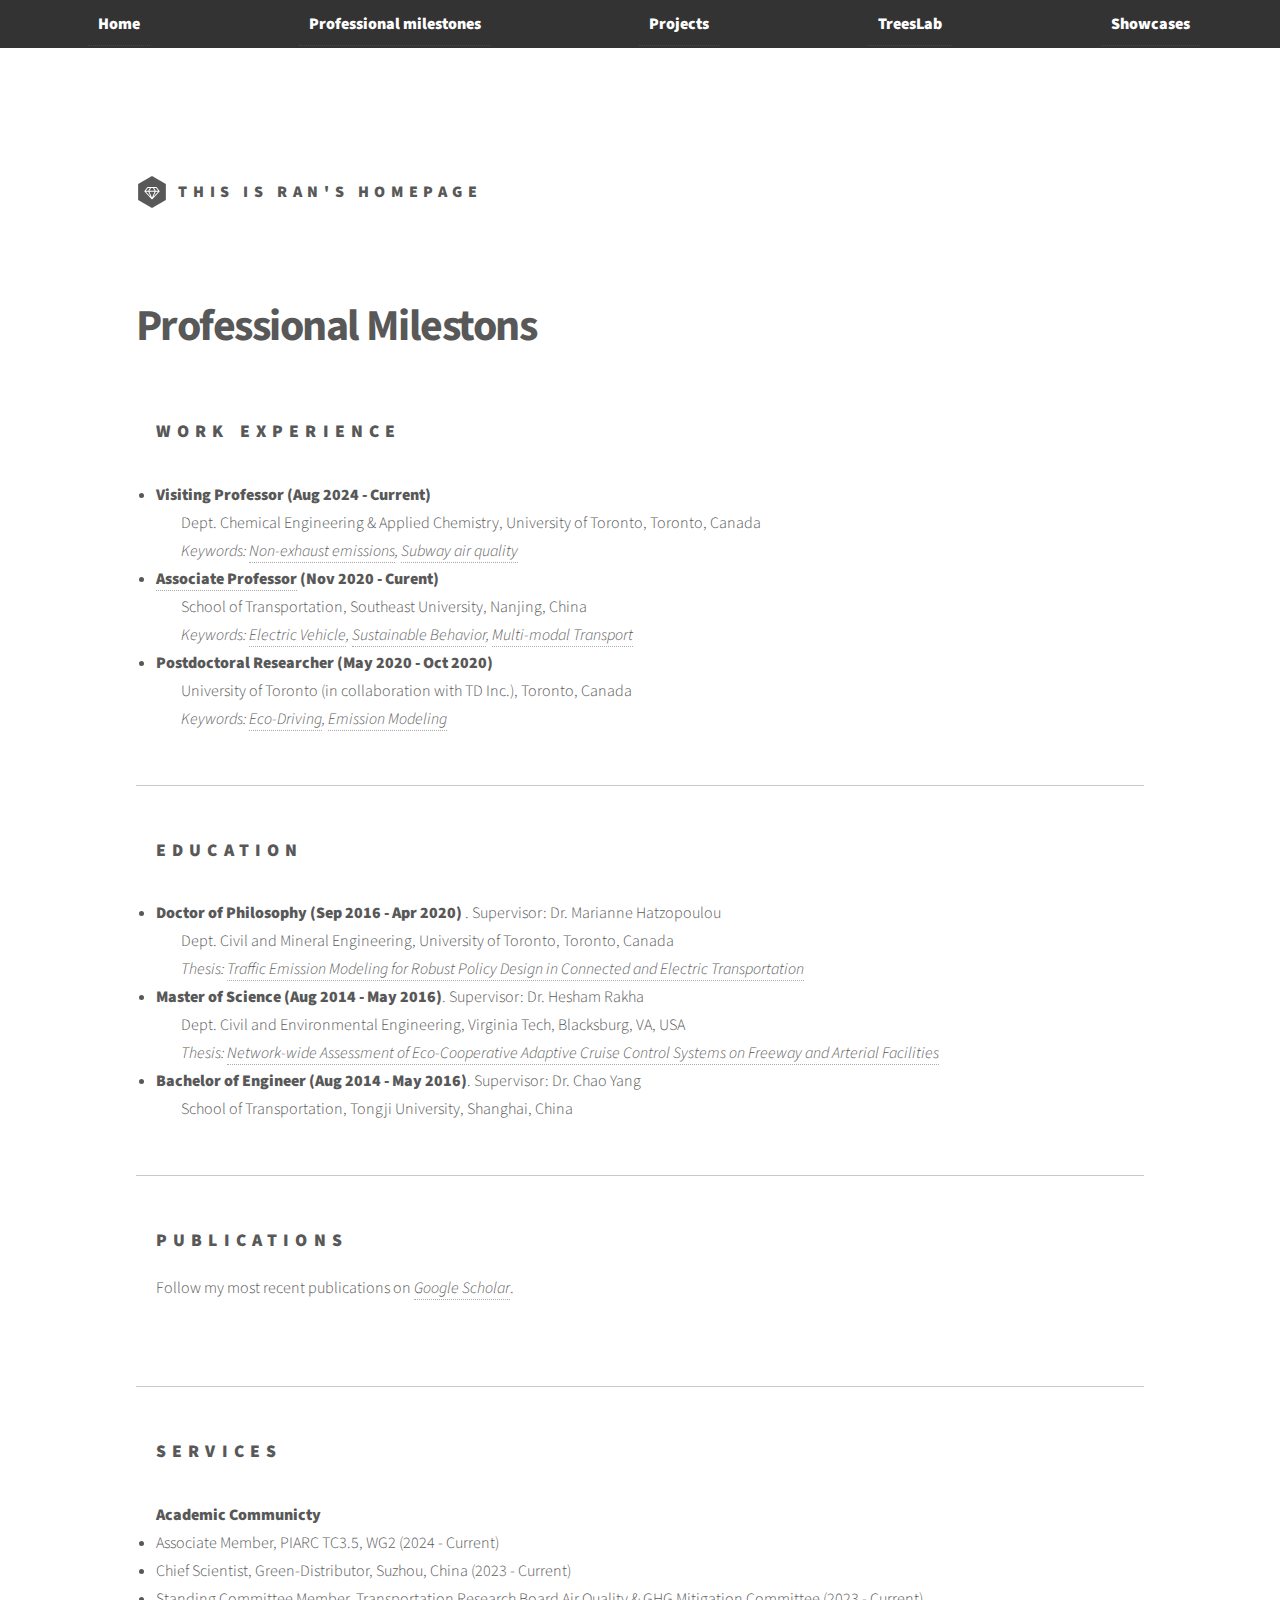
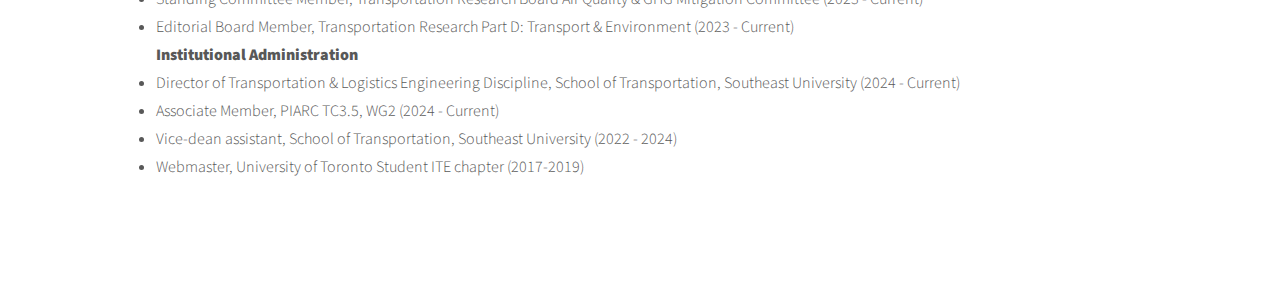
<file: Professional_milestones.html>
<!DOCTYPE HTML>
<!--
	Phantom by HTML5 UP
	html5up.net | @ajlkn
	Free for personal and commercial use under the CCA 3.0 license (html5up.net/license)
-->
<html>
<!--	<head>
		<title>Ran Tu, Homepage</title>
		<meta charset="utf-8" />
		<meta name="viewport" content="width=device-width, initial-scale=1, user-scalable=no" />
		<link rel="stylesheet" href="assets/css/main.css" />
		<noscript><link rel="stylesheet" href="assets/css/noscript.css" /></noscript>
	</head> -->

	<head>
		<title>Ran Tu, Homepage</title>
		<meta charset="utf-8" />
		<meta name="viewport" content="width=device-width, initial-scale=1, user-scalable=no" />
		<link rel="stylesheet" href="assets/css/main.css" />
		<noscript><link rel="stylesheet" href="assets/css/noscript.css" /></noscript>

    <style>
        nav {
            background-color: #333;
            padding: 10px;
        }
        nav ul {
            list-style-type: none;
            margin: 0;
            padding: 0;
            display: flex;
            justify-content: space-around;
        }
        nav ul li {
            display: inline;
        }
        nav ul li a {
            color: white;
            text-decoration: none;
            padding: 10px;
        }
        nav ul li a:hover {
            background-color: #575757;
            border-radius: 4px;
        }
        section {
            padding: 20px;
        }
        h1 {
            margin-top: 50px;
        }
    </style>
</head>
<body>

    <nav>
        <ul>
					<li><a href="index.html"><b>Home</b></a></li>
					<li><a href="Professional_milestones.html"><b>Professional milestones</b></a></li>
					<li><a href="Projects.html"><b>Projects</b></a></li>
					<li><a href="TreesLab.html"><b>TreesLab</b></a></li>
					<li><a href="Showcases.html"><b>Showcases</b></a></li>
        </ul>
    </nav>

	<body class="is-preload">
		<!-- Wrapper -->
			<div id="wrapper">

				<!-- Header -->
					<header id="header">
						<div class="inner">

							<!-- Logo -->
								<a href="index.html" class="logo">
									<span class="symbol"><img src="images/logo.svg" alt="" /></span><span class="title">This is Ran's Homepage</span>
								</a>

							<!-- Nav -->
							<!--	<nav>
									<ul>
										<li><a href="#menu">Menu</a></li>
									</ul>

						</div>
					</header>  -->

				<!-- Menu -->
				<!--	<nav id="menu">
						<h2>Menu</h2>
						<ul>
							<li><a href="index.html">Home</a></li>
							<li><a href="Professional_milestones.html">Professional milestones</a></li>
							<li><a href="Projects.html">Projects</a></li>
							<li><a href="TreesLab.html">TreesLab</a></li>
							<li><a href="Showcases.html">Showcases</a></li>
						</ul>
					</nav> -->

					
				<!-- Main -->
					<div id="main">
						<div class="inner">
							<h1>Professional Milestons</h1>
							<section>
								<h2>Work Experience</h2>
								<li><b>Visiting Professor (Aug 2024 - Current) </b><br>
									<p1 style="margin-left: 25px;"> Dept. Chemical Engineering & Applied Chemistry, University of Toronto, Toronto, Canada</p1> <br>
									<p1 style="margin-left: 25px;"> <i>Keywords:
										<a href="showcase_pages/nee.html"> Non-exhaust emissions</a>,
										<a href="showcase_pages/subwayaq.html">Subway air quality</a></i></p1></li>

								<li><b><a href="https://tc.seu.edu.cn/2021/1123/c25722a391969/pagem.htm">Associate Professor</a> (Nov 2020 - Curent) </b><br>
									<p1 style="margin-left: 25px;"> School of Transportation, Southeast University, Nanjing, China</p1><br>
									<p1 style="margin-left: 25px;"> <i>Keywords:
										<a href="showcase_pages/EV.html"> Electric Vehicle</a>,
										<a href="showcase_pages/behavior.html">Sustainable Behavior</a>,
										<a href="showcase_pages/multimodal.html">Multi-modal Transport</a></i></p1></li>

								<li><b>Postdoctoral Researcher (May 2020 - Oct 2020) </b><br>
									<p1 style="margin-left: 25px;"> University of Toronto (in collaboration with TD Inc.), Toronto, Canada</p1><br>
									<p1 style="margin-left: 25px;"> <i>Keywords:
										<a href="showcase_pages/ecoscore.html"> Eco-Driving</a>,
										<a href="showcase_pages/pems.html">Emission Modeling</a></i></p1></li>
							</section>

							<hr>

							<section>
								<h2>Education</h2>
								<li><b>Doctor of Philosophy (Sep 2016 - Apr 2020)</b> . Supervisor: Dr. Marianne Hatzopoulou <br>
									<p1 style="margin-left: 25px;"> Dept. Civil and Mineral Engineering, University of Toronto, Toronto, Canada</p1><br>
									<p1 style="margin-left: 25px;"> <i>Thesis: <a href="https://www.proquest.com/docview/2425014732?sourcetype=Dissertations%20&%20Theses">
Traffic Emission Modeling for Robust Policy Design in Connected and Electric Transportation</a></i></p1>
								</li>

								<li><b>Master of Science (Aug 2014 - May 2016)</b>. Supervisor: Dr. Hesham Rakha <br>
									<p1 style="margin-left: 25px;"> Dept. Civil and Environmental Engineering, Virginia Tech, Blacksburg, VA, USA</p1><br>
									<p1 style="margin-left: 25px;"> <i>Thesis: <a href="https://vtechworks.lib.vt.edu/items/89c66bee-493b-4583-a907-98b84bde9adc">
	Network-wide Assessment of Eco-Cooperative Adaptive Cruise Control Systems on Freeway and Arterial Facilities</a></i></p1>
								</li>

								<li><b>Bachelor of Engineer (Aug 2014 - May 2016)</b>. Supervisor: Dr. Chao Yang <br>
									<p1 style="margin-left: 25px;"> School of Transportation, Tongji University, Shanghai, China</p1><br>
								</li>
							</section>

						<hr>
						<section>
							<h2>Publications</h2>
							<p>Follow my most recent publications on <i><a href="https://scholar.google.com/citations?user=ueR4KsUAAAAJ&hl=en">Google Scholar</a></i>.
						</section>

						<hr>

						<section>
							<h2>Services</h2>
							<b>Academic Communicty</b><br>
							<li>Associate Member, PIARC TC3.5, WG2 (2024 - Current)</li>
							<li>Chief Scientist, Green-Distributor, Suzhou, China (2023 - Current)</li>
							<li>Standing Committee Member, Transportation Research Board Air Quality & GHG Mitigation Committee (2023 - Current)</li>
							<li>Editorial Board Member, Transportation Research Part D: Transport & Environment (2023 - Current)</li>
							<b>Institutional Administration</b><br>
							<li>Director of Transportation & Logistics Engineering Discipline, School of Transportation, Southeast University (2024 - Current)</li>
							<li>Associate Member, PIARC TC3.5, WG2 (2024 - Current)</li>
							<li>Vice-dean assistant, School of Transportation, Southeast University (2022 - 2024)</li>
							<li>Webmaster, University of Toronto Student ITE chapter (2017-2019)</li>
						</section>

		<!-- Scripts -->
			<script src="assets/js/jquery.min.js"></script>
			<script src="assets/js/browser.min.js"></script>
			<script src="assets/js/breakpoints.min.js"></script>
			<script src="assets/js/util.js"></script>
			<script src="assets/js/main.js"></script>

	</body>
</html>

<!-- Text
	<section>
		<h2>Text</h2>
		<p>This is <b>bold</b> and this is <strong>strong</strong>. This is <i>italic</i> and this is <em>emphasized</em>.
		This is <sup>superscript</sup> text and this is <sub>subscript</sub> text.
		This is <u>underlined</u> and this is code: <code>for (;;) { ... }</code>. Finally, <a href="#">this is a link</a>.</p>
		<hr />
		<p>Nunc lacinia ante nunc ac lobortis. Interdum adipiscing gravida odio porttitor sem non mi integer non faucibus ornare mi ut ante amet placerat aliquet. Volutpat eu sed ante lacinia sapien lorem accumsan varius montes viverra nibh in adipiscing blandit tempus accumsan.</p>
		<hr />
		<h2>Heading Level 2</h2>
		<h3>Heading Level 3</h3>
		<h4>Heading Level 4</h4>
		<hr />
		<h3>Blockquote</h3>
		<blockquote>Fringilla nisl. Donec accumsan interdum nisi, quis tincidunt felis sagittis eget tempus euismod. Vestibulum ante ipsum primis in faucibus vestibulum. Blandit adipiscing eu felis iaculis volutpat ac adipiscing accumsan faucibus. Vestibulum ante ipsum primis in faucibus lorem ipsum dolor sit amet nullam adipiscing eu felis.</blockquote>
		<h3>Preformatted</h3>
		<pre><code>i = 0;

while (!deck.isInOrder()) {
print 'Iteration ' + i;
deck.shuffle();
i++;
}

print 'It took ' + i + ' iterations to sort the deck.';</code></pre>
	</section> -->

<!-- Lists -->
</file>
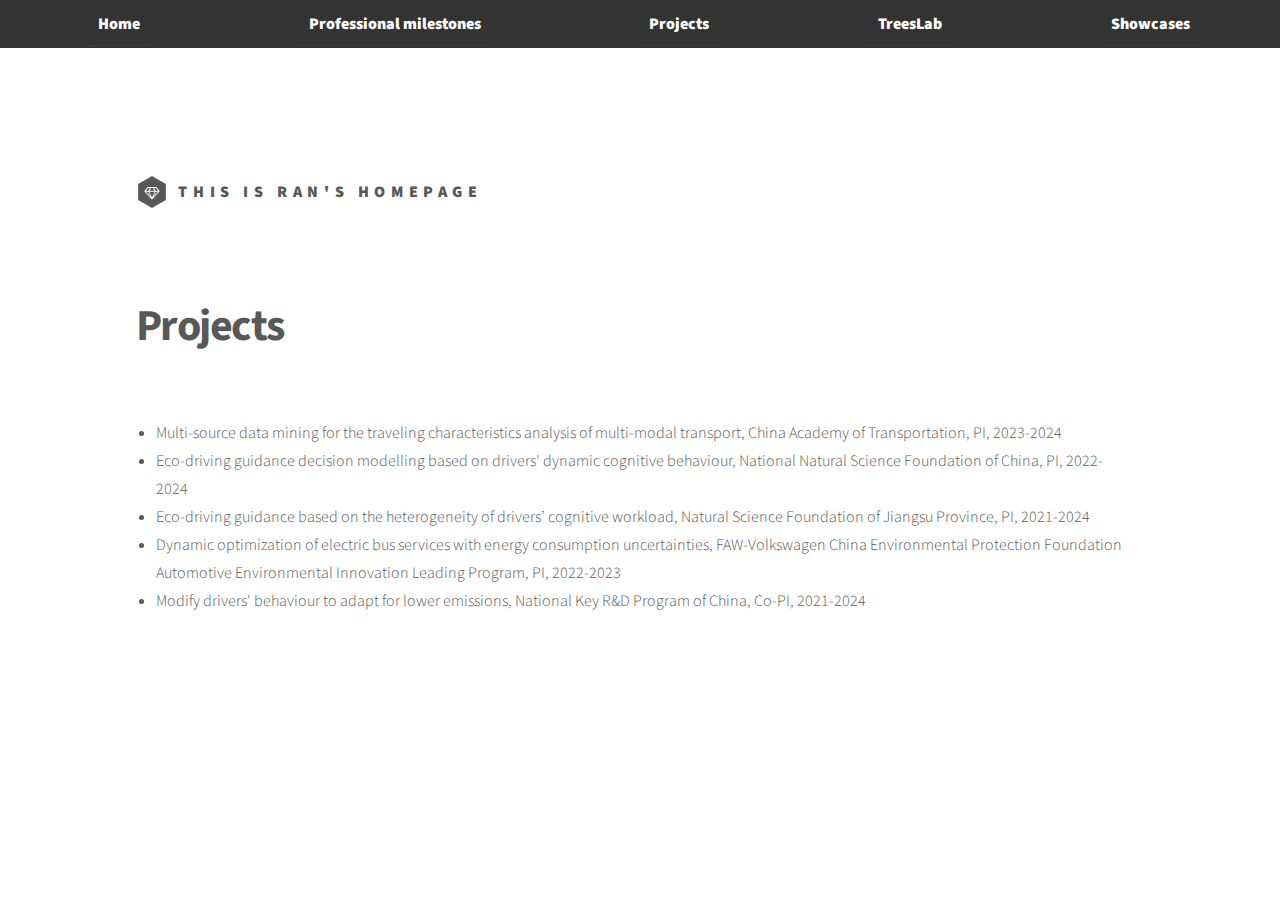
<file: Projects.html>
<!DOCTYPE HTML>
<!--
	Phantom by HTML5 UP
	html5up.net | @ajlkn
	Free for personal and commercial use under the CCA 3.0 license (html5up.net/license)
-->
<html>
<!--	<head>
		<title>Ran Tu, Homepage</title>
		<meta charset="utf-8" />
		<meta name="viewport" content="width=device-width, initial-scale=1, user-scalable=no" />
		<link rel="stylesheet" href="assets/css/main.css" />
		<noscript><link rel="stylesheet" href="assets/css/noscript.css" /></noscript>
	</head> -->

	<head>
		<title>Ran Tu, Homepage</title>
		<meta charset="utf-8" />
		<meta name="viewport" content="width=device-width, initial-scale=1, user-scalable=no" />
		<link rel="stylesheet" href="assets/css/main.css" />
		<noscript><link rel="stylesheet" href="assets/css/noscript.css" /></noscript>

    <style>
        nav {
            background-color: #333;
            padding: 10px;
        }
        nav ul {
            list-style-type: none;
            margin: 0;
            padding: 0;
            display: flex;
            justify-content: space-around;
        }
        nav ul li {
            display: inline;
        }
        nav ul li a {
            color: white;
            text-decoration: none;
            padding: 10px;
        }
        nav ul li a:hover {
            background-color: #575757;
            border-radius: 4px;
        }
        section {
            padding: 20px;
        }
        h1 {
            margin-top: 50px;
        }
    </style>
</head>
<body>

    <nav>
        <ul>
					<li><a href="index.html"><b>Home</b></a></li>
					<li><a href="Professional_milestones.html"><b>Professional milestones</b></a></li>
					<li><a href="Projects.html"><b>Projects</b></a></li>
					<li><a href="TreesLab.html"><b>TreesLab</b></a></li>
					<li><a href="Showcases.html"><b>Showcases</b></a></li>
        </ul>
    </nav>

	<body class="is-preload">
		<!-- Wrapper -->
			<div id="wrapper">

				<!-- Header -->
					<header id="header">
						<div class="inner">

							<!-- Logo -->
								<a href="index.html" class="logo">
									<span class="symbol"><img src="images/logo.svg" alt="" /></span><span class="title">This is Ran's Homepage</span>
								</a>

							<!-- Nav -->
							<!--	<nav>
									<ul>
										<li><a href="#menu">Menu</a></li>
									</ul>

						</div>
					</header>  -->

				<!-- Menu -->
				<!--	<nav id="menu">
						<h2>Menu</h2>
						<ul>
							<li><a href="index.html">Home</a></li>
							<li><a href="Professional_milestones.html">Professional milestones</a></li>
							<li><a href="Projects.html">Projects</a></li>
							<li><a href="TreesLab.html">TreesLab</a></li>
							<li><a href="Showcases.html">Showcases</a></li>
						</ul>
					</nav> -->

				<!-- Main -->
					<div id="main">
						<div class="inner">
							<h1>Projects</h1>

							<!-- Text -->
							<section>
								<li>Multi-source data mining for the traveling characteristics analysis of multi-modal transport, China Academy of Transportation, PI, 2023-2024</li>
								<li>Eco-driving guidance decision modelling based on drivers' dynamic cognitive behaviour, National Natural Science Foundation of China, PI, 2022-2024</li>
								<li>Eco-driving guidance based on the heterogeneity of drivers’ cognitive workload, Natural Science Foundation of Jiangsu Province, PI, 2021-2024</li>
								<li>Dynamic optimization of electric bus services with energy consumption uncertainties, FAW-Volkswagen China Environmental Protection
								Foundation Automotive Environmental Innovation Leading Program, PI, 2022-2023</li>
								<li>Modify drivers' behaviour to adapt for lower emissions, National Key R&D Program of China, Co-PI, 2021-2024</li>
								</section>
							</div>
						</div>

		<!-- Scripts -->
			<script src="assets/js/jquery.min.js"></script>
			<script src="assets/js/browser.min.js"></script>
			<script src="assets/js/breakpoints.min.js"></script>
			<script src="assets/js/util.js"></script>
			<script src="assets/js/main.js"></script>

	</body>
</html>
</file>
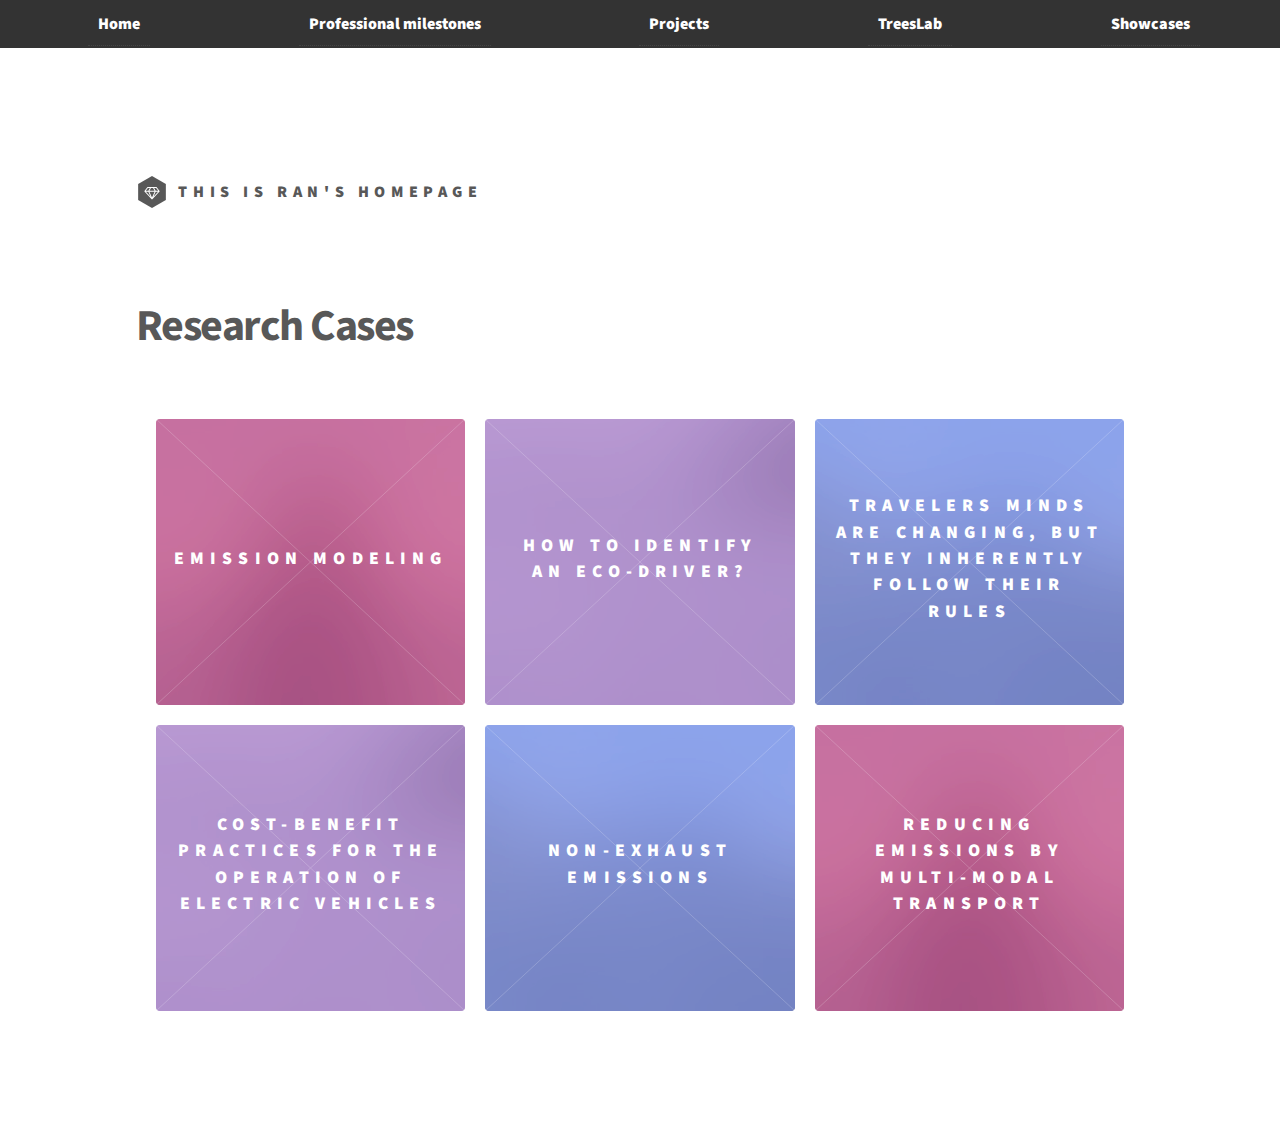
<file: Showcases.html>
<!DOCTYPE HTML>
<!--
	Phantom by HTML5 UP
	html5up.net | @ajlkn
	Free for personal and commercial use under the CCA 3.0 license (html5up.net/license)
-->
<html>
<!--	<head>
		<title>Ran Tu, Homepage</title>
		<meta charset="utf-8" />
		<meta name="viewport" content="width=device-width, initial-scale=1, user-scalable=no" />
		<link rel="stylesheet" href="assets/css/main.css" />
		<noscript><link rel="stylesheet" href="assets/css/noscript.css" /></noscript>
	</head> -->

	<head>
		<title>Ran Tu, Homepage</title>
		<meta charset="utf-8" />
		<meta name="viewport" content="width=device-width, initial-scale=1, user-scalable=no" />
		<link rel="stylesheet" href="assets/css/main.css" />
		<noscript><link rel="stylesheet" href="assets/css/noscript.css" /></noscript>

    <style>
        nav {
            background-color: #333;
            padding: 10px;
        }
        nav ul {
            list-style-type: none;
            margin: 0;
            padding: 0;
            display: flex;
            justify-content: space-around;
        }
        nav ul li {
            display: inline;
        }
        nav ul li a {
            color: white;
            text-decoration: none;
            padding: 10px;
        }
        nav ul li a:hover {
            background-color: #575757;
            border-radius: 4px;
        }
        section {
            padding: 20px;
        }
        h1 {
            margin-top: 50px;
        }
    </style>
</head>
<body>

    <nav>
        <ul>
					<li><a href="index.html"><b>Home</b></a></li>
					<li><a href="Professional_milestones.html"><b>Professional milestones</b></a></li>
					<li><a href="Projects.html"><b>Projects</b></a></li>
					<li><a href="TreesLab.html"><b>TreesLab</b></a></li>
					<li><a href="Showcases.html"><b>Showcases</b></a></li>
        </ul>
    </nav>

	<body class="is-preload">
		<!-- Wrapper -->
			<div id="wrapper">

				<!-- Header -->
					<header id="header">
						<div class="inner">

							<!-- Logo -->
								<a href="index.html" class="logo">
									<span class="symbol"><img src="images/logo.svg" alt="" /></span><span class="title">This is Ran's Homepage</span>
								</a>

							<!-- Nav -->
							<!--	<nav>
									<ul>
										<li><a href="#menu">Menu</a></li>
									</ul>

						</div>
					</header>  -->

				<!-- Menu -->
				<!--	<nav id="menu">
						<h2>Menu</h2>
						<ul>
							<li><a href="index.html">Home</a></li>
							<li><a href="Professional_milestones.html">Professional milestones</a></li>
							<li><a href="Projects.html">Projects</a></li>
							<li><a href="TreesLab.html">TreesLab</a></li>
							<li><a href="Showcases.html">Showcases</a></li>
						</ul>
					</nav> -->

					
				<!-- Main -->
				<div id="main">
					<div class="inner">
						<h1>Research Cases</h1>
						<section class="tiles">
							<article class="style4">
								<span class="image">
									<img src="images/pic04.jpg" alt="" />
								</span>
								<a href="showcase_pages/pems.html">
									<h2>Emission modeling</h2>
									<div class="content">
										<p>Local emissions are hard to model, because the lack of 1) local drive cycles and 2) local emission measurements.
											In this study, we explored the emission characteristics of a GDI SUV in the City of Toronto, and built up local emission database
											through the combination of Toronto specific drive cycles.</p>
									</div>
								</a>
							</article>
							<article class="style5">
								<span class="image">
									<img src="images/pic05.jpg" alt="" />
								</span>
								<a href="showcase_pages/ecoscore.html">
									<h2>How to identify an eco-driver?</h2>
									<div class="content">
										<p>How drivers behave is significantly influenced by the surrounding traffic. Even the mildest driver may take aggressive lane-changing
											behavior in congestion. Therefore, the criteria of eco-driving should be adjustable according to different periods of a day, different
											road types, and traffic conditions. Click to see how we solve the problem.</p>
									</div>
								</a>
							</article>
							<article class="style6">
								<span class="image">
									<img src="images/pic06.jpg" alt="" />
								</span>
								<a href="showcase_pages/behavior.html">
									<h2>Travelers minds are changing, but they inherently follow their rules</h2>
									<div class="content">
										<p>Although people value sustainability, their behavioral choice and attitudinal preference may vary in response to
											different scenarios. Click to check a serie of studies on how people make decisions when facing charging, driving, and traveling suggestions.
									</p>
									</div>
								</a>
							</article>
							<article class="style5">
								<span class="image">
									<img src="images/pic05.jpg" alt="" />
								</span>
								<a href="showcase_pages/EV.html">
									<h2>Cost-benefit practices for the operation of electric vehicles </h2>
									<div class="content">
										<p>In this case, you can dive into details on how the EV energy can be modeled, how to reduce their operation costs,
											and how to assess their environmental impacts.</p>
									</div>
								</a>
							</article>
							<article class="style6">
								<span class="image">
									<img src="images/pic06.jpg" alt="" />
								</span>
								<a href="twotypeofnee.html">
									<h2>Non-exhaust emissions</h2>
									<div class="content">
										<p>Non-exhaust emissions can be defined as on-road & off-road wear emissions from vehicles & trains. In this case,
											both types of NEE are introduced. </p>
									</div>
								</a>
							</article>
							<article class="style4">
								<span class="image">
									<img src="images/pic04.jpg" alt="" />
								</span>
								<a href="showcase_pages/multimodal.html">
									<h2>Reducing emissions by multi-modal transport</h2>
									<div class="content">
										<p>Multi-modal passenger transport offers a convenient & efficient method for inter-city trips. This case
											illustrates how much GHG, NOx, and PM can be reduced by simply shifting the functionality
											of remote airports.</p>
									</div>
								</a>
							</article>
						</section>
					</div>
				</div>
			</div>

		<!-- Scripts -->
			<script src="assets/js/jquery.min.js"></script>
			<script src="assets/js/browser.min.js"></script>
			<script src="assets/js/breakpoints.min.js"></script>
			<script src="assets/js/util.js"></script>
			<script src="assets/js/main.js"></script>

	</body>
</html>
</file>
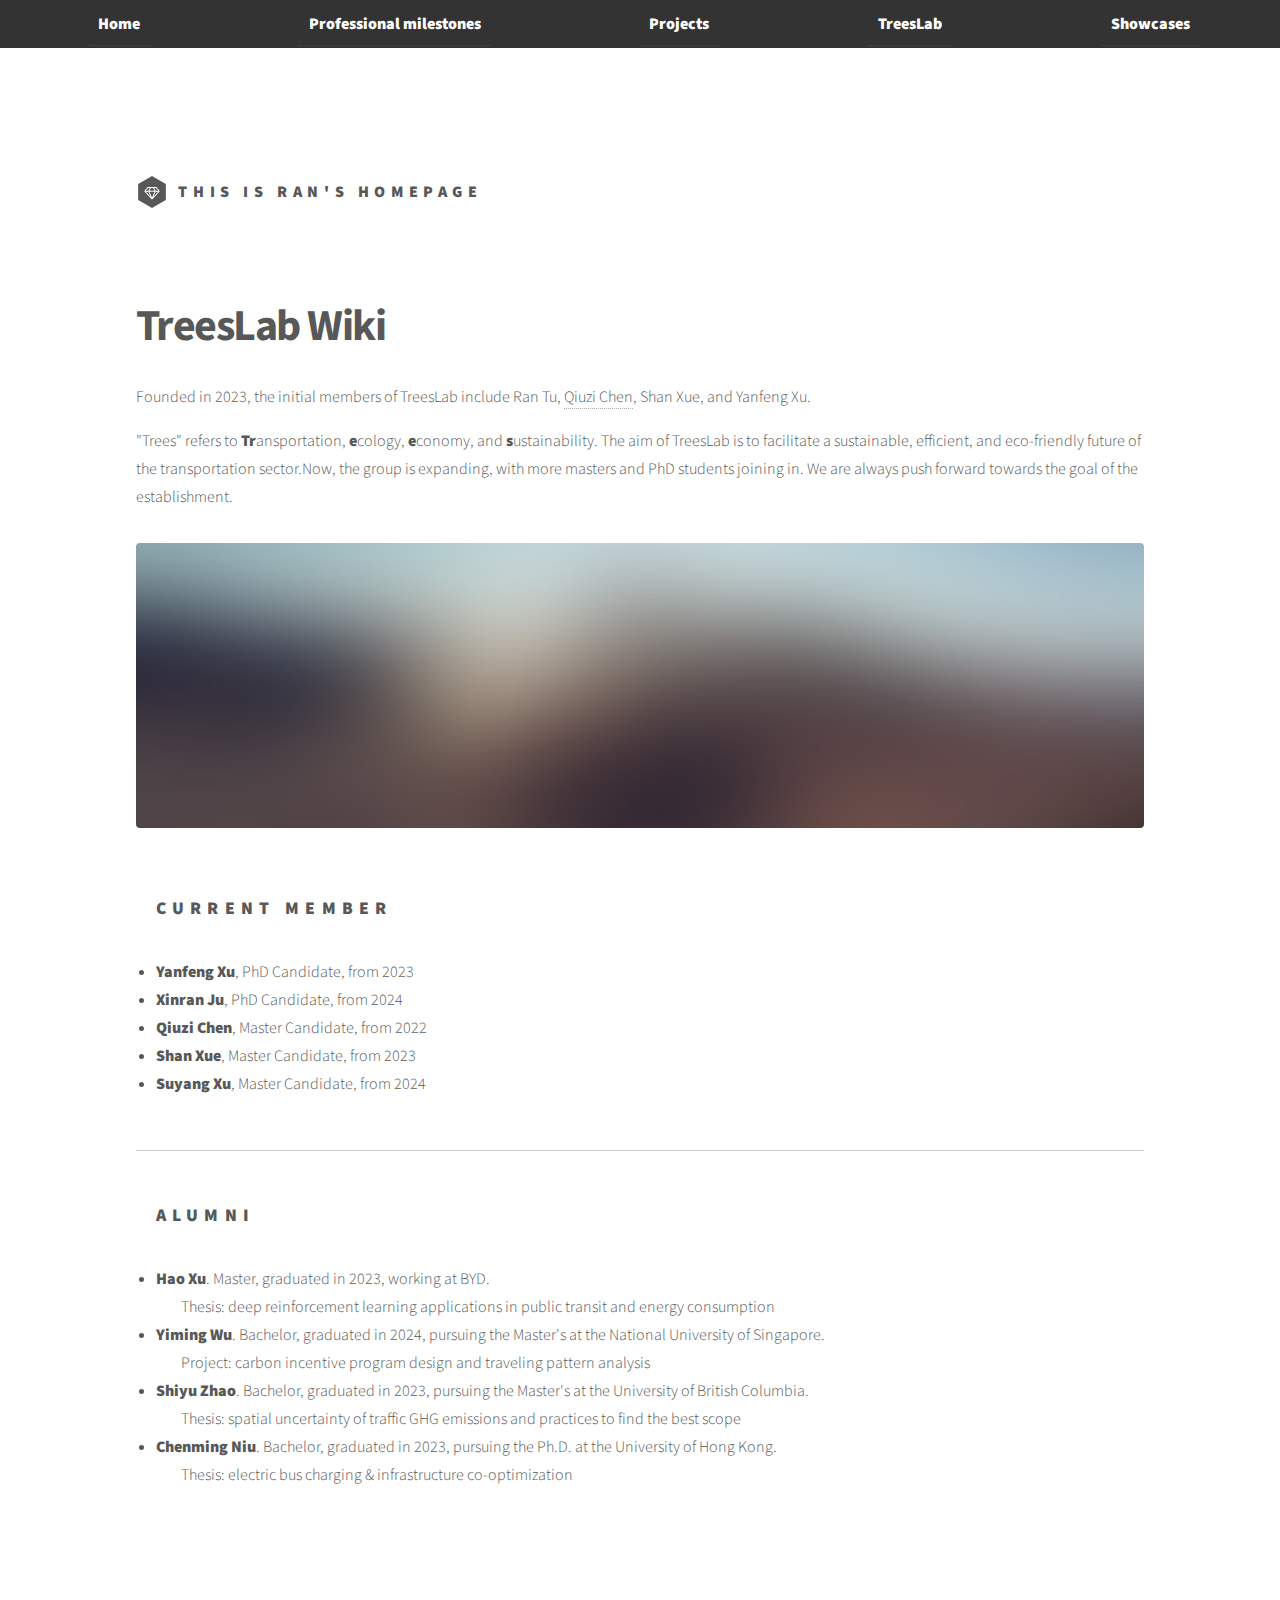
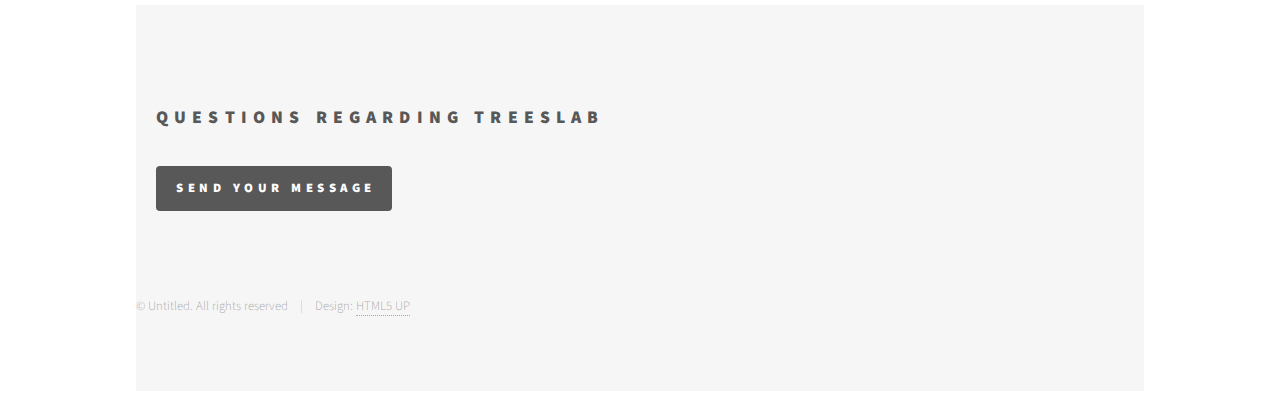
<file: TreesLab.html>
<!DOCTYPE HTML>
<!--
	Phantom by HTML5 UP
	html5up.net | @ajlkn
	Free for personal and commercial use under the CCA 3.0 license (html5up.net/license)
-->
<html>
<!--	<head>
		<title>Ran Tu, Homepage</title>
		<meta charset="utf-8" />
		<meta name="viewport" content="width=device-width, initial-scale=1, user-scalable=no" />
		<link rel="stylesheet" href="assets/css/main.css" />
		<noscript><link rel="stylesheet" href="assets/css/noscript.css" /></noscript>
	</head> -->

	<head>
		<title>Ran Tu, Homepage</title>
		<meta charset="utf-8" />
		<meta name="viewport" content="width=device-width, initial-scale=1, user-scalable=no" />
		<link rel="stylesheet" href="assets/css/main.css" />
		<noscript><link rel="stylesheet" href="assets/css/noscript.css" /></noscript>

    <style>
        nav {
            background-color: #333;
            padding: 10px;
        }
        nav ul {
            list-style-type: none;
            margin: 0;
            padding: 0;
            display: flex;
            justify-content: space-around;
        }
        nav ul li {
            display: inline;
        }
        nav ul li a {
            color: white;
            text-decoration: none;
            padding: 10px;
        }
        nav ul li a:hover {
            background-color: #575757;
            border-radius: 4px;
        }
        section {
            padding: 20px;
        }
        h1 {
            margin-top: 50px;
        }
    </style>
</head>
<body>

    <nav>
        <ul>
					<li><a href="index.html"><b>Home</b></a></li>
					<li><a href="Professional_milestones.html"><b>Professional milestones</b></a></li>
					<li><a href="Projects.html"><b>Projects</b></a></li>
					<li><a href="TreesLab.html"><b>TreesLab</b></a></li>
					<li><a href="Showcases.html"><b>Showcases</b></a></li>
        </ul>
    </nav>

	<body class="is-preload">
		<!-- Wrapper -->
			<div id="wrapper">

				<!-- Header -->
					<header id="header">
						<div class="inner">

							<!-- Logo -->
								<a href="index.html" class="logo">
									<span class="symbol"><img src="images/logo.svg" alt="" /></span><span class="title">This is Ran's Homepage</span>
								</a>

							<!-- Nav -->
							<!--	<nav>
									<ul>
										<li><a href="#menu">Menu</a></li>
									</ul>

						</div>
					</header>  -->

				<!-- Menu -->
				<!--	<nav id="menu">
						<h2>Menu</h2>
						<ul>
							<li><a href="index.html">Home</a></li>
							<li><a href="Professional_milestones.html">Professional milestones</a></li>
							<li><a href="Projects.html">Projects</a></li>
							<li><a href="TreesLab.html">TreesLab</a></li>
							<li><a href="Showcases.html">Showcases</a></li>
						</ul>
					</nav> -->

				<!-- Main -->
					<div id="main">
						<div class="inner">
							<h1>TreesLab Wiki</h1>
							<p>Founded in 2023, the initial members of TreesLab include Ran Tu, <a href="https://qiuzichen.github.io/">Qiuzi Chen</a>, Shan Xue, and Yanfeng Xu.</p>
							<p>"Trees" refers to <b>Tr</b>ansportation, <b>e</b>cology, <b>e</b>conomy, and <b>s</b>ustainability. The aim of TreesLab is to facilitate a sustainable,
								efficient, and eco-friendly future of the transportation sector.Now, the group is expanding, with more masters and PhD students joining in.
								We are always push forward towards the goal of the establishment.</p>
							<span class="image main"><img src="images/pic13.jpg" alt="" /></span> <!-- need to add our photos here -->
							<section>
								<h2>Current Member</h2>
								<li><b>Yanfeng Xu</b>, PhD Candidate, from 2023</li>
								<li><b>Xinran Ju</b>, PhD Candidate, from 2024</li>
								<li><b>Qiuzi Chen</b>, Master Candidate, from 2022</li>
								<li><b>Shan Xue</b>, Master Candidate, from 2023</li>
								<li><b>Suyang Xu</b>, Master Candidate, from 2024</li>
							</section>

							<hr>
							<section>
								<h2>Alumni</h2>
								<li><b>Hao Xu</b>. Master, graduated in 2023, working at BYD. <br>
									<p1 style="margin-left: 25px;"> Thesis: deep reinforcement learning applications in public transit and energy consumption</p1></li>
								<li><b>Yiming Wu</b>. Bachelor, graduated in 2024, pursuing the Master's at the National University of Singapore.<br>
									<p1 style="margin-left: 25px;"> Project: carbon incentive program design and traveling pattern analysis</p1></li>
								<li><b>Shiyu Zhao</b>. Bachelor, graduated in 2023, pursuing the Master's at the University of British Columbia.<br>
									<p1 style="margin-left: 25px;"> Thesis: spatial uncertainty of traffic GHG emissions and practices to find the best scope</p1></li>
								<li><b>Chenming Niu</b>. Bachelor, graduated in 2023, pursuing the Ph.D. at the University of Hong Kong.<br>
									<p1 style="margin-left: 25px;"> Thesis: electric bus charging & infrastructure co-optimization</p1></li>
							</section>
						</div>
					</div>

				<!-- Footer -->
					<footer id="footer">
						<div class="inner">
							<section>
								<h2>Questions regarding TreesLab</h2>
								<form action="mailto:turanjade@icloud.com" method="post">
									<ul class="actions">
										<li><input type="submit" value="Send your message" class="primary" /></li>
									</ul>
								</form>
							</section>
							<ul class="copyright">
								<li>&copy; Untitled. All rights reserved</li><li>Design: <a href="http://html5up.net">HTML5 UP</a></li>
							</ul>
						</div>
					</footer>

			</div>

		<!-- Scripts -->
			<script src="assets/js/jquery.min.js"></script>
			<script src="assets/js/browser.min.js"></script>
			<script src="assets/js/breakpoints.min.js"></script>
			<script src="assets/js/util.js"></script>
			<script src="assets/js/main.js"></script>

	</body>
</html>
</file>
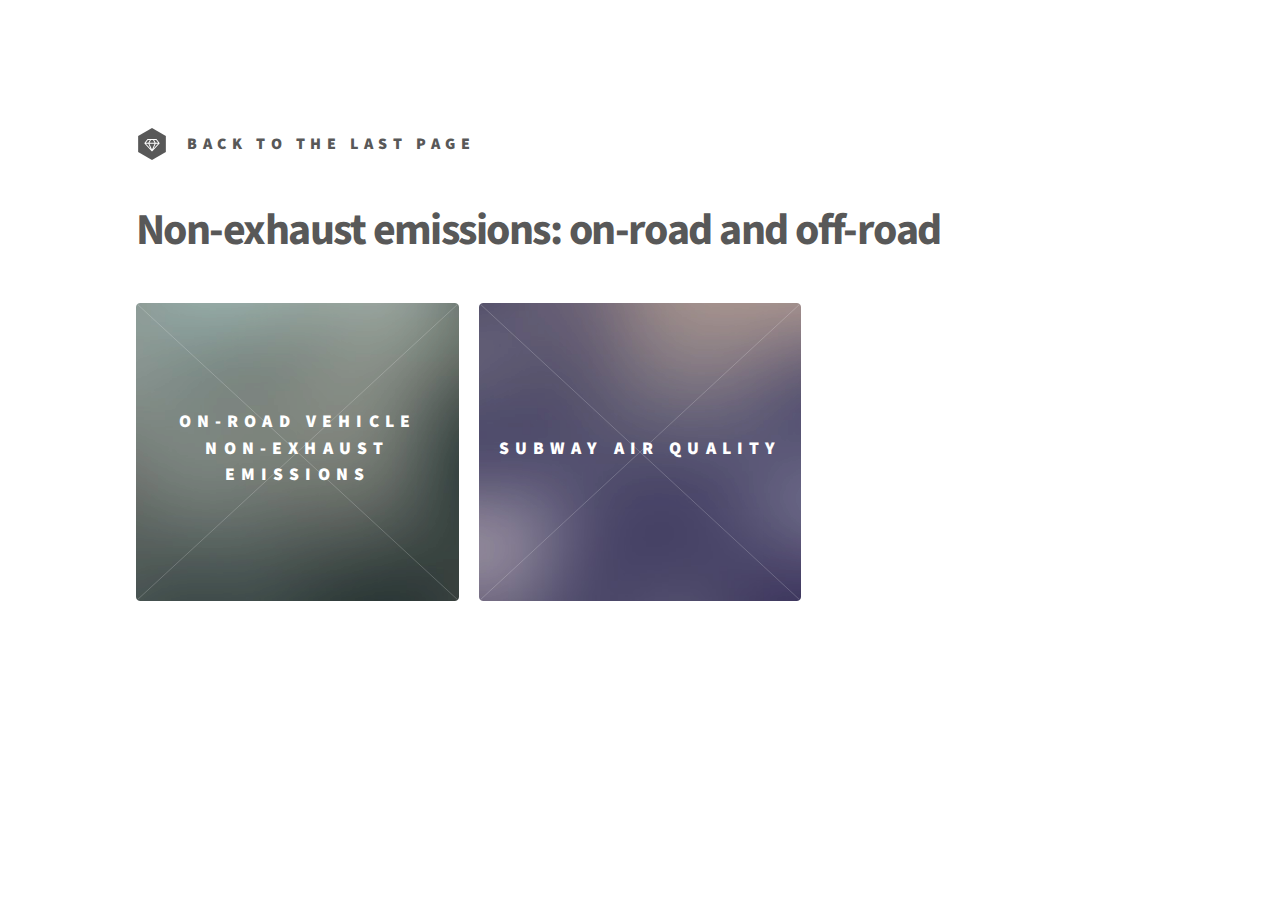
<file: twotypeofnee.html>
<!DOCTYPE HTML>
<!--
	Phantom by HTML5 UP
	html5up.net | @ajlkn
	Free for personal and commercial use under the CCA 3.0 license (html5up.net/license)
-->
<html>
	<head>
		<title>Non-exhaust emissions</title>
		<meta charset="utf-8" />
		<meta name="viewport" content="width=device-width, initial-scale=1, user-scalable=no" />
		<link rel="stylesheet" href="assets/css/main.css" />
		<noscript><link rel="stylesheet" href="assets/css/noscript.css" /></noscript>
	</head>
	<body class="is-preload">
		<!-- Wrapper -->
			<div id="wrapper">

				<!-- Header -->
					<header id="header">
						<div class="inner">

							<!-- Logo -->
								<a href="javascript:history.back()" class="logo">
									<span class="symbol"><img src="images/logo.svg" alt="" /></span>
									<span class="title">Back to the last page</span>
								</a>


						</div>
					</header>

				<!-- Menu -->
					<nav id="menu">
						<h2>Menu</h2>
						<ul>
							<li><a href="index.html">Home</a></li>
							<li><a href="Professional_milestones.html">Professional milestones</a></li>
							<li><a href="Projects.html">Projects</a></li>
							<li><a href="TreesLab.html">TreesLab</a></li>
							<li><a href="Showcases.html">Showcases</a></li>
						</ul>
					</nav>

				<!-- Main -->
				<div id="main">
					<div class="inner">
					<h1>Non-exhaust emissions: on-road and off-road</h1>
						<section class="tiles">
							<article class="style7">
								<span class="image">
									<img src="images/pic07.jpg" alt="" />
								</span>
								<a href="showcase_pages/nee.html">
									<h2>On-road vehicle non-exhaust emissions </h2>
									<div class="content">
									</div>
								</a>
							</article>
							<article class="style8">
								<span class="image">
									<img src="images/pic08.jpg" alt="" />
								</span>
								<a href="showcase_pages/subwayaq.html">
									<h2>Subway Air Quality</h2>
									<div class="content">
									</div>
								</a>
							</article>
						</section>
					</div>
				</div>

		<!-- Scripts -->
			<script src="assets/js/jquery.min.js"></script>
			<script src="assets/js/browser.min.js"></script>
			<script src="assets/js/breakpoints.min.js"></script>
			<script src="assets/js/util.js"></script>
			<script src="assets/js/main.js"></script>

	</body>
</html>
</file>
<file: assets/css/noscript.css>
/*
	Phantom by HTML5 UP
	html5up.net | @ajlkn
	Free for personal and commercial use under the CCA 3.0 license (html5up.net/license)
*/

/* Tiles */

	body.is-preload .tiles article {
		-moz-transform: none;
		-webkit-transform: none;
		-ms-transform: none;
		transform: none;
		opacity: 1;
	}
</file>
<file: assets/css/main.css>
@import url(fontawesome-all.min.css);
@import url("https://fonts.googleapis.com/css?family=Source+Sans+Pro:300,700,900");

/*
	Phantom by HTML5 UP
	html5up.net | @ajlkn
	Free for personal and commercial use under the CCA 3.0 license (html5up.net/license)
*/

html, body, div, span, applet, object,
iframe, h1, h2, h3, h4, h5, h6, p, blockquote,
pre, a, abbr, acronym, address, big, cite,
code, del, dfn, em, img, ins, kbd, q, s, samp,
small, strike, strong, sub, sup, tt, var, b,
u, i, center, dl, dt, dd, ol, ul, li, fieldset,
form, label, legend, table, caption, tbody,
tfoot, thead, tr, th, td, article, aside,
canvas, details, embed, figure, figcaption,
footer, header, hgroup, menu, nav, output, ruby,
section, summary, time, mark, audio, video {
	margin: 0;
	padding: 0;
	border: 0;
	font-size: 100%;
	font: inherit;
	vertical-align: baseline;}

article, aside, details, figcaption, figure,
footer, header, hgroup, menu, nav, section {
	display: block;}

body {
	line-height: 1;
}

ol, ul {
	list-style: none;
}

blockquote, q {
	quotes: none;
}

	blockquote:before, blockquote:after, q:before, q:after {
		content: '';
		content: none;
	}

table {
	border-collapse: collapse;
	border-spacing: 0;
}

body {
	-webkit-text-size-adjust: none;
}

mark {
	background-color: transparent;
	color: inherit;
}

input::-moz-focus-inner {
	border: 0;
	padding: 0;
}

input, select, textarea {
	-moz-appearance: none;
	-webkit-appearance: none;
	-ms-appearance: none;
	appearance: none;
}

/* Basic */

	@-ms-viewport {
		width: device-width;
	}

	body {
		-ms-overflow-style: scrollbar;
	}

	@media screen and (max-width: 480px) {

		html, body {
			min-width: 320px;
		}

	}

	html {
		box-sizing: border-box;
	}

	*, *:before, *:after {
		box-sizing: inherit;
	}

	body {
		background: #ffffff;
	}

		body.is-preload *, body.is-preload *:before, body.is-preload *:after {
			-moz-animation: none !important;
			-webkit-animation: none !important;
			-ms-animation: none !important;
			animation: none !important;
			-moz-transition: none !important;
			-webkit-transition: none !important;
			-ms-transition: none !important;
			transition: none !important;
		}

/* Type */

	body, input, select, textarea {
		color: #585858;
		font-family: "Source Sans Pro", Helvetica, sans-serif;
		font-size: 16pt;
		font-weight: 300;
		line-height: 1.75;
	}

		@media screen and (max-width: 1680px) {

			body, input, select, textarea {
				font-size: 14pt;
			}

		}

		@media screen and (max-width: 1280px) {

			body, input, select, textarea {
				font-size: 12pt;
			}

		}

	a {
		-moz-transition: border-bottom-color 0.2s ease, color 0.2s ease;
		-webkit-transition: border-bottom-color 0.2s ease, color 0.2s ease;
		-ms-transition: border-bottom-color 0.2s ease, color 0.2s ease;
		transition: border-bottom-color 0.2s ease, color 0.2s ease;
		text-decoration: none;
		color: #585858;
		border-bottom: dotted 1px rgba(88, 88, 88, 0.5);
	}

		a:hover {
			border-bottom-color: transparent;
			color: #f2849e !important;
		}

	strong, b {
		font-weight: 900;
	}

	em, i {
		font-style: italic;
	}

	p {
		margin: 0 0 2em 0;
	}

	p1 {
					text-indent: 30px; /* Indent the first line by 30px */
	}

	h1 {
		font-size: 2.75em;
		font-weight: 700;
		line-height: 1.3;
		margin: 0 0 1em 0;
		letter-spacing: -0.035em;
	}

		h1 a {
			color: inherit;
		}

		@media screen and (max-width: 736px) {

			h1 {
				font-size: 2em;
				margin: 0 0 1em 0;
			}

		}

		@media screen and (max-width: 360px) {

			h1 {
				font-size: 1.75em;
			}

		}

	h2 {
		font-weight: 900;
		line-height: 1.5;
		margin: 0 0 2em 0;
		text-transform: uppercase;
		letter-spacing: 0.35em;
	}
	h3, h4, h5, h6 {
		font-size: 1.3em;
		font-weight: 800;
		/* line-height: 1.5;
		margin: 0 0 1.5em 0;
		/* text-transform: uppercase; */
		/* letter-spacing: 0.35em; */
	}
		h2 a, h3 a, h4 a, h5 a, h6 a {
			color: inherit;
		}

	h2 {
		font-size: 1.1em;
	}

	h3 {
		font-size: 1.3em;
	}

	h4 {
		font-size: 0.8em;
	}

	h5 {
		font-size: 0.8em;
	}

	h6 {
		font-size: 0.8em;
	}

	@media screen and (max-width: 980px) {

		h1 br, h2 br, h3 br, h4 br, h5 br, h6 br {
			display: none;
		}

	}

	@media screen and (max-width: 736px) {

		h2 {
			font-size: 1em;
		}

		h3 {
			font-size: 0.8em;
		}

	}

	sub {
		font-size: 0.8em;
		position: relative;
		top: 0.5em;
	}

	sup {
		font-size: 0.8em;
		position: relative;
		top: -0.5em;
	}

	blockquote {
		border-left: solid 4px #c9c9c9;
		font-style: italic;
		margin: 0 0 2em 0;
		padding: 0.5em 0 0.5em 2em;
	}

	code {
		background: rgba(144, 144, 144, 0.075);
		border-radius: 4px;
		border: solid 1px #c9c9c9;
		font-family: "Courier New", monospace;
		font-size: 0.9em;
		margin: 0 0.25em;
		padding: 0.25em 0.65em;
	}

	pre {
		-webkit-overflow-scrolling: touch;
		font-family: "Courier New", monospace;
		font-size: 0.9em;
		margin: 0 0 2em 0;
	}

		pre code {
			display: block;
			line-height: 1.75;
			padding: 1em 1.5em;
			overflow-x: auto;
		}

	hr {
		border: 0;
		border-bottom: solid 1px #c9c9c9;
		margin: 2em 0;
	}

		hr.major {
			margin: 3em 0;
		}

	.align-left {
		text-align: left;
	}

	.align-center {
		text-align: center;
	}

	.align-right {
		text-align: right;
	}

/* Row */

	.row {
		display: flex;
		flex-wrap: wrap;
		box-sizing: border-box;
		align-items: stretch;
	}

		.row > * {
			box-sizing: border-box;
		}

		.row.gtr-uniform > * > :last-child {
			margin-bottom: 0;
		}

		.row.aln-left {
			justify-content: flex-start;
		}

		.row.aln-center {
			justify-content: center;
		}

		.row.aln-right {
			justify-content: flex-end;
		}

		.row.aln-top {
			align-items: flex-start;
		}

		.row.aln-middle {
			align-items: center;
		}

		.row.aln-bottom {
			align-items: flex-end;
		}

		.row > .imp {
			order: -1;
		}

		.row > .col-1 {
			width: 8.33333%;
		}

		.row > .off-1 {
			margin-left: 8.33333%;
		}

		.row > .col-2 {
			width: 16.66667%;
		}

		.row > .off-2 {
			margin-left: 16.66667%;
		}

		.row > .col-3 {
			width: 25%;
		}

		.row > .off-3 {
			margin-left: 25%;
		}

		.row > .col-4 {
			width: 33.33333%;
		}

		.row > .off-4 {
			margin-left: 33.33333%;
		}

		.row > .col-5 {
			width: 41.66667%;
		}

		.row > .off-5 {
			margin-left: 41.66667%;
		}

		.row > .col-6 {
			width: 50%;
		}

		.row > .off-6 {
			margin-left: 50%;
		}

		.row > .col-7 {
			width: 58.33333%;
		}

		.row > .off-7 {
			margin-left: 58.33333%;
		}

		.row > .col-8 {
			width: 66.66667%;
		}

		.row > .off-8 {
			margin-left: 66.66667%;
		}

		.row > .col-9 {
			width: 75%;
		}

		.row > .off-9 {
			margin-left: 75%;
		}

		.row > .col-10 {
			width: 83.33333%;
		}

		.row > .off-10 {
			margin-left: 83.33333%;
		}

		.row > .col-11 {
			width: 91.66667%;
		}

		.row > .off-11 {
			margin-left: 91.66667%;
		}

		.row > .col-12 {
			width: 100%;
		}

		.row > .off-12 {
			margin-left: 100%;
		}

		.row.gtr-0 {
			margin-top: 0;
			margin-left: 0em;
		}

			.row.gtr-0 > * {
				padding: 0 0 0 0em;
			}

			.row.gtr-0.gtr-uniform {
				margin-top: 0em;
			}

				.row.gtr-0.gtr-uniform > * {
					padding-top: 0em;
				}

		.row.gtr-25 {
			margin-top: 0;
			margin-left: -0.5em;
		}

			.row.gtr-25 > * {
				padding: 0 0 0 0.5em;
			}

			.row.gtr-25.gtr-uniform {
				margin-top: -0.5em;
			}

				.row.gtr-25.gtr-uniform > * {
					padding-top: 0.5em;
				}

		.row.gtr-50 {
			margin-top: 0;
			margin-left: -1em;
		}

			.row.gtr-50 > * {
				padding: 0 0 0 1em;
			}

			.row.gtr-50.gtr-uniform {
				margin-top: -1em;
			}

				.row.gtr-50.gtr-uniform > * {
					padding-top: 1em;
				}

		.row {
			margin-top: 0;
			margin-left: -2em;
		}

			.row > * {
				padding: 0 0 0 2em;
			}

			.row.gtr-uniform {
				margin-top: -2em;
			}

				.row.gtr-uniform > * {
					padding-top: 2em;
				}

		.row.gtr-150 {
			margin-top: 0;
			margin-left: -3em;
		}

			.row.gtr-150 > * {
				padding: 0 0 0 3em;
			}

			.row.gtr-150.gtr-uniform {
				margin-top: -3em;
			}

				.row.gtr-150.gtr-uniform > * {
					padding-top: 3em;
				}

		.row.gtr-200 {
			margin-top: 0;
			margin-left: -4em;
		}

			.row.gtr-200 > * {
				padding: 0 0 0 4em;
			}

			.row.gtr-200.gtr-uniform {
				margin-top: -4em;
			}

				.row.gtr-200.gtr-uniform > * {
					padding-top: 4em;
				}

		@media screen and (max-width: 1680px) {

			.row {
				display: flex;
				flex-wrap: wrap;
				box-sizing: border-box;
				align-items: stretch;
			}

				.row > * {
					box-sizing: border-box;
				}

				.row.gtr-uniform > * > :last-child {
					margin-bottom: 0;
				}

				.row.aln-left {
					justify-content: flex-start;
				}

				.row.aln-center {
					justify-content: center;
				}

				.row.aln-right {
					justify-content: flex-end;
				}

				.row.aln-top {
					align-items: flex-start;
				}

				.row.aln-middle {
					align-items: center;
				}

				.row.aln-bottom {
					align-items: flex-end;
				}

				.row > .imp-xlarge {
					order: -1;
				}

				.row > .col-1-xlarge {
					width: 8.33333%;
				}

				.row > .off-1-xlarge {
					margin-left: 8.33333%;
				}

				.row > .col-2-xlarge {
					width: 16.66667%;
				}

				.row > .off-2-xlarge {
					margin-left: 16.66667%;
				}

				.row > .col-3-xlarge {
					width: 25%;
				}

				.row > .off-3-xlarge {
					margin-left: 25%;
				}

				.row > .col-4-xlarge {
					width: 33.33333%;
				}

				.row > .off-4-xlarge {
					margin-left: 33.33333%;
				}

				.row > .col-5-xlarge {
					width: 41.66667%;
				}

				.row > .off-5-xlarge {
					margin-left: 41.66667%;
				}

				.row > .col-6-xlarge {
					width: 50%;
				}

				.row > .off-6-xlarge {
					margin-left: 50%;
				}

				.row > .col-7-xlarge {
					width: 58.33333%;
				}

				.row > .off-7-xlarge {
					margin-left: 58.33333%;
				}

				.row > .col-8-xlarge {
					width: 66.66667%;
				}

				.row > .off-8-xlarge {
					margin-left: 66.66667%;
				}

				.row > .col-9-xlarge {
					width: 75%;
				}

				.row > .off-9-xlarge {
					margin-left: 75%;
				}

				.row > .col-10-xlarge {
					width: 83.33333%;
				}

				.row > .off-10-xlarge {
					margin-left: 83.33333%;
				}

				.row > .col-11-xlarge {
					width: 91.66667%;
				}

				.row > .off-11-xlarge {
					margin-left: 91.66667%;
				}

				.row > .col-12-xlarge {
					width: 100%;
				}

				.row > .off-12-xlarge {
					margin-left: 100%;
				}

				.row.gtr-0 {
					margin-top: 0;
					margin-left: 0em;
				}

					.row.gtr-0 > * {
						padding: 0 0 0 0em;
					}

					.row.gtr-0.gtr-uniform {
						margin-top: 0em;
					}

						.row.gtr-0.gtr-uniform > * {
							padding-top: 0em;
						}

				.row.gtr-25 {
					margin-top: 0;
					margin-left: -0.5em;
				}

					.row.gtr-25 > * {
						padding: 0 0 0 0.5em;
					}

					.row.gtr-25.gtr-uniform {
						margin-top: -0.5em;
					}

						.row.gtr-25.gtr-uniform > * {
							padding-top: 0.5em;
						}

				.row.gtr-50 {
					margin-top: 0;
					margin-left: -1em;
				}

					.row.gtr-50 > * {
						padding: 0 0 0 1em;
					}

					.row.gtr-50.gtr-uniform {
						margin-top: -1em;
					}

						.row.gtr-50.gtr-uniform > * {
							padding-top: 1em;
						}

				.row {
					margin-top: 0;
					margin-left: -2em;
				}

					.row > * {
						padding: 0 0 0 2em;
					}

					.row.gtr-uniform {
						margin-top: -2em;
					}

						.row.gtr-uniform > * {
							padding-top: 2em;
						}

				.row.gtr-150 {
					margin-top: 0;
					margin-left: -3em;
				}

					.row.gtr-150 > * {
						padding: 0 0 0 3em;
					}

					.row.gtr-150.gtr-uniform {
						margin-top: -3em;
					}

						.row.gtr-150.gtr-uniform > * {
							padding-top: 3em;
						}

				.row.gtr-200 {
					margin-top: 0;
					margin-left: -4em;
				}

					.row.gtr-200 > * {
						padding: 0 0 0 4em;
					}

					.row.gtr-200.gtr-uniform {
						margin-top: -4em;
					}

						.row.gtr-200.gtr-uniform > * {
							padding-top: 4em;
						}

		}

		@media screen and (max-width: 1280px) {

			.row {
				display: flex;
				flex-wrap: wrap;
				box-sizing: border-box;
				align-items: stretch;
			}

				.row > * {
					box-sizing: border-box;
				}

				.row.gtr-uniform > * > :last-child {
					margin-bottom: 0;
				}

				.row.aln-left {
					justify-content: flex-start;
				}

				.row.aln-center {
					justify-content: center;
				}

				.row.aln-right {
					justify-content: flex-end;
				}

				.row.aln-top {
					align-items: flex-start;
				}

				.row.aln-middle {
					align-items: center;
				}

				.row.aln-bottom {
					align-items: flex-end;
				}

				.row > .imp-large {
					order: -1;
				}

				.row > .col-1-large {
					width: 8.33333%;
				}

				.row > .off-1-large {
					margin-left: 8.33333%;
				}

				.row > .col-2-large {
					width: 16.66667%;
				}

				.row > .off-2-large {
					margin-left: 16.66667%;
				}

				.row > .col-3-large {
					width: 25%;
				}

				.row > .off-3-large {
					margin-left: 25%;
				}

				.row > .col-4-large {
					width: 33.33333%;
				}

				.row > .off-4-large {
					margin-left: 33.33333%;
				}

				.row > .col-5-large {
					width: 41.66667%;
				}

				.row > .off-5-large {
					margin-left: 41.66667%;
				}

				.row > .col-6-large {
					width: 50%;
				}

				.row > .off-6-large {
					margin-left: 50%;
				}

				.row > .col-7-large {
					width: 58.33333%;
				}

				.row > .off-7-large {
					margin-left: 58.33333%;
				}

				.row > .col-8-large {
					width: 66.66667%;
				}

				.row > .off-8-large {
					margin-left: 66.66667%;
				}

				.row > .col-9-large {
					width: 75%;
				}

				.row > .off-9-large {
					margin-left: 75%;
				}

				.row > .col-10-large {
					width: 83.33333%;
				}

				.row > .off-10-large {
					margin-left: 83.33333%;
				}

				.row > .col-11-large {
					width: 91.66667%;
				}

				.row > .off-11-large {
					margin-left: 91.66667%;
				}

				.row > .col-12-large {
					width: 100%;
				}

				.row > .off-12-large {
					margin-left: 100%;
				}

				.row.gtr-0 {
					margin-top: 0;
					margin-left: 0em;
				}

					.row.gtr-0 > * {
						padding: 0 0 0 0em;
					}

					.row.gtr-0.gtr-uniform {
						margin-top: 0em;
					}

						.row.gtr-0.gtr-uniform > * {
							padding-top: 0em;
						}

				.row.gtr-25 {
					margin-top: 0;
					margin-left: -0.5em;
				}

					.row.gtr-25 > * {
						padding: 0 0 0 0.5em;
					}

					.row.gtr-25.gtr-uniform {
						margin-top: -0.5em;
					}

						.row.gtr-25.gtr-uniform > * {
							padding-top: 0.5em;
						}

				.row.gtr-50 {
					margin-top: 0;
					margin-left: -1em;
				}

					.row.gtr-50 > * {
						padding: 0 0 0 1em;
					}

					.row.gtr-50.gtr-uniform {
						margin-top: -1em;
					}

						.row.gtr-50.gtr-uniform > * {
							padding-top: 1em;
						}

				.row {
					margin-top: 0;
					margin-left: -2em;
				}

					.row > * {
						padding: 0 0 0 2em;
					}

					.row.gtr-uniform {
						margin-top: -2em;
					}

						.row.gtr-uniform > * {
							padding-top: 2em;
						}

				.row.gtr-150 {
					margin-top: 0;
					margin-left: -3em;
				}

					.row.gtr-150 > * {
						padding: 0 0 0 3em;
					}

					.row.gtr-150.gtr-uniform {
						margin-top: -3em;
					}

						.row.gtr-150.gtr-uniform > * {
							padding-top: 3em;
						}

				.row.gtr-200 {
					margin-top: 0;
					margin-left: -4em;
				}

					.row.gtr-200 > * {
						padding: 0 0 0 4em;
					}

					.row.gtr-200.gtr-uniform {
						margin-top: -4em;
					}

						.row.gtr-200.gtr-uniform > * {
							padding-top: 4em;
						}

		}

		@media screen and (max-width: 980px) {

			.row {
				display: flex;
				flex-wrap: wrap;
				box-sizing: border-box;
				align-items: stretch;
			}

				.row > * {
					box-sizing: border-box;
				}

				.row.gtr-uniform > * > :last-child {
					margin-bottom: 0;
				}

				.row.aln-left {
					justify-content: flex-start;
				}

				.row.aln-center {
					justify-content: center;
				}

				.row.aln-right {
					justify-content: flex-end;
				}

				.row.aln-top {
					align-items: flex-start;
				}

				.row.aln-middle {
					align-items: center;
				}

				.row.aln-bottom {
					align-items: flex-end;
				}

				.row > .imp-medium {
					order: -1;
				}

				.row > .col-1-medium {
					width: 8.33333%;
				}

				.row > .off-1-medium {
					margin-left: 8.33333%;
				}

				.row > .col-2-medium {
					width: 16.66667%;
				}

				.row > .off-2-medium {
					margin-left: 16.66667%;
				}

				.row > .col-3-medium {
					width: 25%;
				}

				.row > .off-3-medium {
					margin-left: 25%;
				}

				.row > .col-4-medium {
					width: 33.33333%;
				}

				.row > .off-4-medium {
					margin-left: 33.33333%;
				}

				.row > .col-5-medium {
					width: 41.66667%;
				}

				.row > .off-5-medium {
					margin-left: 41.66667%;
				}

				.row > .col-6-medium {
					width: 50%;
				}

				.row > .off-6-medium {
					margin-left: 50%;
				}

				.row > .col-7-medium {
					width: 58.33333%;
				}

				.row > .off-7-medium {
					margin-left: 58.33333%;
				}

				.row > .col-8-medium {
					width: 66.66667%;
				}

				.row > .off-8-medium {
					margin-left: 66.66667%;
				}

				.row > .col-9-medium {
					width: 75%;
				}

				.row > .off-9-medium {
					margin-left: 75%;
				}

				.row > .col-10-medium {
					width: 83.33333%;
				}

				.row > .off-10-medium {
					margin-left: 83.33333%;
				}

				.row > .col-11-medium {
					width: 91.66667%;
				}

				.row > .off-11-medium {
					margin-left: 91.66667%;
				}

				.row > .col-12-medium {
					width: 100%;
				}

				.row > .off-12-medium {
					margin-left: 100%;
				}

				.row.gtr-0 {
					margin-top: 0;
					margin-left: 0em;
				}

					.row.gtr-0 > * {
						padding: 0 0 0 0em;
					}

					.row.gtr-0.gtr-uniform {
						margin-top: 0em;
					}

						.row.gtr-0.gtr-uniform > * {
							padding-top: 0em;
						}

				.row.gtr-25 {
					margin-top: 0;
					margin-left: -0.375em;
				}

					.row.gtr-25 > * {
						padding: 0 0 0 0.375em;
					}

					.row.gtr-25.gtr-uniform {
						margin-top: -0.375em;
					}

						.row.gtr-25.gtr-uniform > * {
							padding-top: 0.375em;
						}

				.row.gtr-50 {
					margin-top: 0;
					margin-left: -0.75em;
				}

					.row.gtr-50 > * {
						padding: 0 0 0 0.75em;
					}

					.row.gtr-50.gtr-uniform {
						margin-top: -0.75em;
					}

						.row.gtr-50.gtr-uniform > * {
							padding-top: 0.75em;
						}

				.row {
					margin-top: 0;
					margin-left: -1.5em;
				}

					.row > * {
						padding: 0 0 0 1.5em;
					}

					.row.gtr-uniform {
						margin-top: -1.5em;
					}

						.row.gtr-uniform > * {
							padding-top: 1.5em;
						}

				.row.gtr-150 {
					margin-top: 0;
					margin-left: -2.25em;
				}

					.row.gtr-150 > * {
						padding: 0 0 0 2.25em;
					}

					.row.gtr-150.gtr-uniform {
						margin-top: -2.25em;
					}

						.row.gtr-150.gtr-uniform > * {
							padding-top: 2.25em;
						}

				.row.gtr-200 {
					margin-top: 0;
					margin-left: -3em;
				}

					.row.gtr-200 > * {
						padding: 0 0 0 3em;
					}

					.row.gtr-200.gtr-uniform {
						margin-top: -3em;
					}

						.row.gtr-200.gtr-uniform > * {
							padding-top: 3em;
						}

		}

		@media screen and (max-width: 736px) {

			.row {
				display: flex;
				flex-wrap: wrap;
				box-sizing: border-box;
				align-items: stretch;
			}

				.row > * {
					box-sizing: border-box;
				}

				.row.gtr-uniform > * > :last-child {
					margin-bottom: 0;
				}

				.row.aln-left {
					justify-content: flex-start;
				}

				.row.aln-center {
					justify-content: center;
				}

				.row.aln-right {
					justify-content: flex-end;
				}

				.row.aln-top {
					align-items: flex-start;
				}

				.row.aln-middle {
					align-items: center;
				}

				.row.aln-bottom {
					align-items: flex-end;
				}

				.row > .imp-small {
					order: -1;
				}

				.row > .col-1-small {
					width: 8.33333%;
				}

				.row > .off-1-small {
					margin-left: 8.33333%;
				}

				.row > .col-2-small {
					width: 16.66667%;
				}

				.row > .off-2-small {
					margin-left: 16.66667%;
				}

				.row > .col-3-small {
					width: 25%;
				}

				.row > .off-3-small {
					margin-left: 25%;
				}

				.row > .col-4-small {
					width: 33.33333%;
				}

				.row > .off-4-small {
					margin-left: 33.33333%;
				}

				.row > .col-5-small {
					width: 41.66667%;
				}

				.row > .off-5-small {
					margin-left: 41.66667%;
				}

				.row > .col-6-small {
					width: 50%;
				}

				.row > .off-6-small {
					margin-left: 50%;
				}

				.row > .col-7-small {
					width: 58.33333%;
				}

				.row > .off-7-small {
					margin-left: 58.33333%;
				}

				.row > .col-8-small {
					width: 66.66667%;
				}

				.row > .off-8-small {
					margin-left: 66.66667%;
				}

				.row > .col-9-small {
					width: 75%;
				}

				.row > .off-9-small {
					margin-left: 75%;
				}

				.row > .col-10-small {
					width: 83.33333%;
				}

				.row > .off-10-small {
					margin-left: 83.33333%;
				}

				.row > .col-11-small {
					width: 91.66667%;
				}

				.row > .off-11-small {
					margin-left: 91.66667%;
				}

				.row > .col-12-small {
					width: 100%;
				}

				.row > .off-12-small {
					margin-left: 100%;
				}

				.row.gtr-0 {
					margin-top: 0;
					margin-left: 0em;
				}

					.row.gtr-0 > * {
						padding: 0 0 0 0em;
					}

					.row.gtr-0.gtr-uniform {
						margin-top: 0em;
					}

						.row.gtr-0.gtr-uniform > * {
							padding-top: 0em;
						}

				.row.gtr-25 {
					margin-top: 0;
					margin-left: -0.25em;
				}

					.row.gtr-25 > * {
						padding: 0 0 0 0.25em;
					}

					.row.gtr-25.gtr-uniform {
						margin-top: -0.25em;
					}

						.row.gtr-25.gtr-uniform > * {
							padding-top: 0.25em;
						}

				.row.gtr-50 {
					margin-top: 0;
					margin-left: -0.5em;
				}

					.row.gtr-50 > * {
						padding: 0 0 0 0.5em;
					}

					.row.gtr-50.gtr-uniform {
						margin-top: -0.5em;
					}

						.row.gtr-50.gtr-uniform > * {
							padding-top: 0.5em;
						}

				.row {
					margin-top: 0;
					margin-left: -1em;
				}

					.row > * {
						padding: 0 0 0 1em;
					}

					.row.gtr-uniform {
						margin-top: -1em;
					}

						.row.gtr-uniform > * {
							padding-top: 1em;
						}

				.row.gtr-150 {
					margin-top: 0;
					margin-left: -1.5em;
				}

					.row.gtr-150 > * {
						padding: 0 0 0 1.5em;
					}

					.row.gtr-150.gtr-uniform {
						margin-top: -1.5em;
					}

						.row.gtr-150.gtr-uniform > * {
							padding-top: 1.5em;
						}

				.row.gtr-200 {
					margin-top: 0;
					margin-left: -2em;
				}

					.row.gtr-200 > * {
						padding: 0 0 0 2em;
					}

					.row.gtr-200.gtr-uniform {
						margin-top: -2em;
					}

						.row.gtr-200.gtr-uniform > * {
							padding-top: 2em;
						}

		}

		@media screen and (max-width: 480px) {

			.row {
				display: flex;
				flex-wrap: wrap;
				box-sizing: border-box;
				align-items: stretch;
			}

				.row > * {
					box-sizing: border-box;
				}

				.row.gtr-uniform > * > :last-child {
					margin-bottom: 0;
				}

				.row.aln-left {
					justify-content: flex-start;
				}

				.row.aln-center {
					justify-content: center;
				}

				.row.aln-right {
					justify-content: flex-end;
				}

				.row.aln-top {
					align-items: flex-start;
				}

				.row.aln-middle {
					align-items: center;
				}

				.row.aln-bottom {
					align-items: flex-end;
				}

				.row > .imp-xsmall {
					order: -1;
				}

				.row > .col-1-xsmall {
					width: 8.33333%;
				}

				.row > .off-1-xsmall {
					margin-left: 8.33333%;
				}

				.row > .col-2-xsmall {
					width: 16.66667%;
				}

				.row > .off-2-xsmall {
					margin-left: 16.66667%;
				}

				.row > .col-3-xsmall {
					width: 25%;
				}

				.row > .off-3-xsmall {
					margin-left: 25%;
				}

				.row > .col-4-xsmall {
					width: 33.33333%;
				}

				.row > .off-4-xsmall {
					margin-left: 33.33333%;
				}

				.row > .col-5-xsmall {
					width: 41.66667%;
				}

				.row > .off-5-xsmall {
					margin-left: 41.66667%;
				}

				.row > .col-6-xsmall {
					width: 50%;
				}

				.row > .off-6-xsmall {
					margin-left: 50%;
				}

				.row > .col-7-xsmall {
					width: 58.33333%;
				}

				.row > .off-7-xsmall {
					margin-left: 58.33333%;
				}

				.row > .col-8-xsmall {
					width: 66.66667%;
				}

				.row > .off-8-xsmall {
					margin-left: 66.66667%;
				}

				.row > .col-9-xsmall {
					width: 75%;
				}

				.row > .off-9-xsmall {
					margin-left: 75%;
				}

				.row > .col-10-xsmall {
					width: 83.33333%;
				}

				.row > .off-10-xsmall {
					margin-left: 83.33333%;
				}

				.row > .col-11-xsmall {
					width: 91.66667%;
				}

				.row > .off-11-xsmall {
					margin-left: 91.66667%;
				}

				.row > .col-12-xsmall {
					width: 100%;
				}

				.row > .off-12-xsmall {
					margin-left: 100%;
				}

				.row.gtr-0 {
					margin-top: 0;
					margin-left: 0em;
				}

					.row.gtr-0 > * {
						padding: 0 0 0 0em;
					}

					.row.gtr-0.gtr-uniform {
						margin-top: 0em;
					}

						.row.gtr-0.gtr-uniform > * {
							padding-top: 0em;
						}

				.row.gtr-25 {
					margin-top: 0;
					margin-left: -0.25em;
				}

					.row.gtr-25 > * {
						padding: 0 0 0 0.25em;
					}

					.row.gtr-25.gtr-uniform {
						margin-top: -0.25em;
					}

						.row.gtr-25.gtr-uniform > * {
							padding-top: 0.25em;
						}

				.row.gtr-50 {
					margin-top: 0;
					margin-left: -0.5em;
				}

					.row.gtr-50 > * {
						padding: 0 0 0 0.5em;
					}

					.row.gtr-50.gtr-uniform {
						margin-top: -0.5em;
					}

						.row.gtr-50.gtr-uniform > * {
							padding-top: 0.5em;
						}

				.row {
					margin-top: 0;
					margin-left: -1em;
				}

					.row > * {
						padding: 0 0 0 1em;
					}

					.row.gtr-uniform {
						margin-top: -1em;
					}

						.row.gtr-uniform > * {
							padding-top: 1em;
						}

				.row.gtr-150 {
					margin-top: 0;
					margin-left: -1.5em;
				}

					.row.gtr-150 > * {
						padding: 0 0 0 1.5em;
					}

					.row.gtr-150.gtr-uniform {
						margin-top: -1.5em;
					}

						.row.gtr-150.gtr-uniform > * {
							padding-top: 1.5em;
						}

				.row.gtr-200 {
					margin-top: 0;
					margin-left: -2em;
				}

					.row.gtr-200 > * {
						padding: 0 0 0 2em;
					}

					.row.gtr-200.gtr-uniform {
						margin-top: -2em;
					}

						.row.gtr-200.gtr-uniform > * {
							padding-top: 2em;
						}

		}

/* Section/Article */

	section.special, article.special {
		text-align: center;
	}

	header p {
		margin-top: -1em;
	}

	@media screen and (max-width: 736px) {

		header p {
			margin-top: 0;
		}

	}

/* Icon */

	.icon {
		text-decoration: none;
		border-bottom: none;
		position: relative;
	}

		.icon:before {
			-moz-osx-font-smoothing: grayscale;
			-webkit-font-smoothing: antialiased;
			display: inline-block;
			font-style: normal;
			font-variant: normal;
			text-rendering: auto;
			line-height: 1;
			text-transform: none !important;
			font-family: 'Font Awesome 5 Free';
			font-weight: 400;
		}

		.icon > .label {
			display: none;
		}

		.icon:before {
			line-height: inherit;
		}

		.icon.solid:before {
			font-weight: 900;
		}

		.icon.brands:before {
			font-family: 'Font Awesome 5 Brands';
		}

		.icon.style2 {
			-moz-transition: background-color 0.2s ease-in-out, color 0.2s ease-in-out, border-color 0.2s ease-in-out;
			-webkit-transition: background-color 0.2s ease-in-out, color 0.2s ease-in-out, border-color 0.2s ease-in-out;
			-ms-transition: background-color 0.2s ease-in-out, color 0.2s ease-in-out, border-color 0.2s ease-in-out;
			transition: background-color 0.2s ease-in-out, color 0.2s ease-in-out, border-color 0.2s ease-in-out;
			background-color: transparent;
			border: solid 1px #c9c9c9;
			border-radius: 4px;
			width: 2.65em;
			height: 2.65em;
			display: inline-block;
			text-align: center;
			line-height: 2.65em;
			color: inherit;
		}

			.icon.style2:before {
				font-size: 1.1em;
			}

			.icon.style2:hover {
				color: #f2849e;
				border-color: #f2849e;
			}

			.icon.style2:active {
				background-color: rgba(242, 132, 158, 0.1);
			}

/* List */

	ol {
		list-style: decimal;
		margin: 0 0 2em 0;
		padding-left: 1.25em;
	}

		ol li {
			padding-left: 0.25em;
		}

	ul {
		list-style: disc;
		margin: 0 0 2em 0;
		padding-left: 1em;
	}

		ul li {
			padding-left: 0.5em;
		}

		ul.alt {
			list-style: none;
			padding-left: 0;
		}

			ul.alt li {
				border-top: solid 1px #c9c9c9;
				padding: 0.5em 0;
			}

				ul.alt li:first-child {
					border-top: 0;
					padding-top: 0;
				}

	dl {
		margin: 0 0 2em 0;
	}

		dl dt {
			display: block;
			font-weight: 900;
			margin: 0 0 1em 0;
		}

		dl dd {
			margin-left: 2em;
		}

/* Actions */

	ul.actions {
		display: -moz-flex;
		display: -webkit-flex;
		display: -ms-flex;
		display: flex;
		cursor: default;
		list-style: none;
		margin-left: -1em;
		padding-left: 0;
	}

		ul.actions li {
			padding: 0 0 0 1em;
			vertical-align: middle;
		}

		ul.actions.special {
			-moz-justify-content: center;
			-webkit-justify-content: center;
			-ms-justify-content: center;
			justify-content: center;
			width: 100%;
			margin-left: 0;
		}

			ul.actions.special li:first-child {
				padding-left: 0;
			}

		ul.actions.stacked {
			-moz-flex-direction: column;
			-webkit-flex-direction: column;
			-ms-flex-direction: column;
			flex-direction: column;
			margin-left: 0;
		}

			ul.actions.stacked li {
				padding: 1.3em 0 0 0;
			}

				ul.actions.stacked li:first-child {
					padding-top: 0;
				}

		ul.actions.fit {
			width: calc(100% + 1em);
		}

			ul.actions.fit li {
				-moz-flex-grow: 1;
				-webkit-flex-grow: 1;
				-ms-flex-grow: 1;
				flex-grow: 1;
				-moz-flex-shrink: 1;
				-webkit-flex-shrink: 1;
				-ms-flex-shrink: 1;
				flex-shrink: 1;
				width: 100%;
			}

				ul.actions.fit li > * {
					width: 100%;
				}

			ul.actions.fit.stacked {
				width: 100%;
			}

		@media screen and (max-width: 480px) {

			ul.actions:not(.fixed) {
				-moz-flex-direction: column;
				-webkit-flex-direction: column;
				-ms-flex-direction: column;
				flex-direction: column;
				margin-left: 0;
				width: 100% !important;
			}

				ul.actions:not(.fixed) li {
					-moz-flex-grow: 1;
					-webkit-flex-grow: 1;
					-ms-flex-grow: 1;
					flex-grow: 1;
					-moz-flex-shrink: 1;
					-webkit-flex-shrink: 1;
					-ms-flex-shrink: 1;
					flex-shrink: 1;
					padding: 1em 0 0 0;
					text-align: center;
					width: 100%;
				}

					ul.actions:not(.fixed) li > * {
						width: 100%;
					}

					ul.actions:not(.fixed) li:first-child {
						padding-top: 0;
					}

					ul.actions:not(.fixed) li input[type="submit"],
					ul.actions:not(.fixed) li input[type="reset"],
					ul.actions:not(.fixed) li input[type="button"],
					ul.actions:not(.fixed) li button,
					ul.actions:not(.fixed) li .button {
						width: 100%;
					}

						ul.actions:not(.fixed) li input[type="submit"].icon:before,
						ul.actions:not(.fixed) li input[type="reset"].icon:before,
						ul.actions:not(.fixed) li input[type="button"].icon:before,
						ul.actions:not(.fixed) li button.icon:before,
						ul.actions:not(.fixed) li .button.icon:before {
							margin-left: -0.5rem;
						}

		}

/* Icons */

	ul.icons {
		cursor: default;
		list-style: none;
		padding-left: 0;
		margin: -1em 0 2em -1em;
	}

		ul.icons li {
			display: inline-block;
			padding: 1em 0 0 1em;
		}

/* Form */

	form {
		margin: 0 0 2em 0;
		overflow-x: hidden;
	}

		form > :last-child {
			margin-bottom: 0;
		}

		form > .fields {
			display: -moz-flex;
			display: -webkit-flex;
			display: -ms-flex;
			display: flex;
			-moz-flex-wrap: wrap;
			-webkit-flex-wrap: wrap;
			-ms-flex-wrap: wrap;
			flex-wrap: wrap;
			width: calc(100% + 3em);
			margin: -1.5em 0 2em -1.5em;
		}

			form > .fields > .field {
				-moz-flex-grow: 0;
				-webkit-flex-grow: 0;
				-ms-flex-grow: 0;
				flex-grow: 0;
				-moz-flex-shrink: 0;
				-webkit-flex-shrink: 0;
				-ms-flex-shrink: 0;
				flex-shrink: 0;
				padding: 1.5em 0 0 1.5em;
				width: calc(100% - 1.5em);
			}

				form > .fields > .field.half {
					width: calc(50% - 0.75em);
				}

				form > .fields > .field.third {
					width: calc(100%/3 - 0.5em);
				}

				form > .fields > .field.quarter {
					width: calc(25% - 0.375em);
				}

		@media screen and (max-width: 480px) {

			form > .fields {
				width: calc(100% + 3em);
				margin: -1.5em 0 2em -1.5em;
			}

				form > .fields > .field {
					padding: 1.5em 0 0 1.5em;
					width: calc(100% - 1.5em);
				}

					form > .fields > .field.half {
						width: calc(100% - 1.5em);
					}

					form > .fields > .field.third {
						width: calc(100% - 1.5em);
					}

					form > .fields > .field.quarter {
						width: calc(100% - 1.5em);
					}

		}

	label {
		display: block;
		font-size: 0.9em;
		font-weight: 900;
		margin: 0 0 1em 0;
	}

	input[type="text"],
	input[type="password"],
	input[type="email"],
	input[type="tel"],
	select,
	textarea {
		-moz-appearance: none;
		-webkit-appearance: none;
		-ms-appearance: none;
		appearance: none;
		background-color: transparent;
		border: none;
		border-radius: 0;
		border-bottom: solid 1px #c9c9c9;
		color: inherit;
		display: block;
		outline: 0;
		padding: 0;
		text-decoration: none;
		width: 100%;
	}

		input[type="text"]:invalid,
		input[type="password"]:invalid,
		input[type="email"]:invalid,
		input[type="tel"]:invalid,
		select:invalid,
		textarea:invalid {
			box-shadow: none;
		}

		input[type="text"]:focus,
		input[type="password"]:focus,
		input[type="email"]:focus,
		input[type="tel"]:focus,
		select:focus,
		textarea:focus {
			border-bottom-color: #f2849e;
			box-shadow: inset 0 -1px 0 0 #f2849e;
		}

	select {
		background-image: url("data:image/svg+xml;charset=utf8,%3Csvg xmlns='http://www.w3.org/2000/svg' width='40' height='40' preserveAspectRatio='none' viewBox='0 0 40 40'%3E%3Cpath d='M9.4,12.3l10.4,10.4l10.4-10.4c0.2-0.2,0.5-0.4,0.9-0.4c0.3,0,0.6,0.1,0.9,0.4l3.3,3.3c0.2,0.2,0.4,0.5,0.4,0.9 c0,0.4-0.1,0.6-0.4,0.9L20.7,31.9c-0.2,0.2-0.5,0.4-0.9,0.4c-0.3,0-0.6-0.1-0.9-0.4L4.3,17.3c-0.2-0.2-0.4-0.5-0.4-0.9 c0-0.4,0.1-0.6,0.4-0.9l3.3-3.3c0.2-0.2,0.5-0.4,0.9-0.4S9.1,12.1,9.4,12.3z' fill='%23c9c9c9' /%3E%3C/svg%3E");
		background-size: 1.25rem;
		background-repeat: no-repeat;
		background-position: calc(100% - 1rem) center;
		height: 3em;
		padding-right: 3em;
		text-overflow: ellipsis;
	}

		select option {
			background: #ffffff;
		}

		select:focus::-ms-value {
			background-color: transparent;
		}

		select::-ms-expand {
			display: none;
		}

	input[type="text"],
	input[type="password"],
	input[type="email"],
	select {
		height: 3em;
	}

	textarea {
		padding: 0;
		min-height: 3.75em;
	}

	input[type="checkbox"],
	input[type="radio"] {
		-moz-appearance: none;
		-webkit-appearance: none;
		-ms-appearance: none;
		appearance: none;
		display: block;
		float: left;
		margin-right: -2em;
		opacity: 0;
		width: 1em;
		z-index: -1;
	}

		input[type="checkbox"] + label,
		input[type="radio"] + label {
			text-decoration: none;
			color: #585858;
			cursor: pointer;
			display: inline-block;
			font-size: 1em;
			font-weight: 300;
			padding-left: 2.55em;
			padding-right: 0.75em;
			position: relative;
		}

			input[type="checkbox"] + label:before,
			input[type="radio"] + label:before {
				-moz-osx-font-smoothing: grayscale;
				-webkit-font-smoothing: antialiased;
				display: inline-block;
				font-style: normal;
				font-variant: normal;
				text-rendering: auto;
				line-height: 1;
				text-transform: none !important;
				font-family: 'Font Awesome 5 Free';
				font-weight: 900;
			}

			input[type="checkbox"] + label:before,
			input[type="radio"] + label:before {
				border-radius: 4px;
				border: solid 1px #c9c9c9;
				content: '';
				display: inline-block;
				font-size: 0.8em;
				height: 2.25em;
				left: 0;
				line-height: 2.25em;
				position: absolute;
				text-align: center;
				top: 0;
				width: 2.25em;
			}

		input[type="checkbox"]:checked + label:before,
		input[type="radio"]:checked + label:before {
			background: #585858;
			border-color: #585858;
			color: #ffffff;
			content: '\f00c';
		}

		input[type="checkbox"]:focus + label:before,
		input[type="radio"]:focus + label:before {
			border-color: #f2849e;
			box-shadow: 0 0 0 1px #f2849e;
		}

	input[type="checkbox"] + label:before {
		border-radius: 4px;
	}

	input[type="radio"] + label:before {
		border-radius: 100%;
	}

/* Box */

	.box {
		border-radius: 4px;
		border: solid 1px #c9c9c9;
		margin-bottom: 2em;
		padding: 1.5em;
	}

		.box > :last-child,
		.box > :last-child > :last-child,
		.box > :last-child > :last-child > :last-child {
			margin-bottom: 0;
		}

		.box.alt {
			border: 0;
			border-radius: 0;
			padding: 0;
		}

/* Image */

	.image {
		border-radius: 4px;
		border: 0;
		display: inline-block;
		position: relative;
	}

		.image img {
			border-radius: 4px;
			display: block;
		}

		.image.left, .image.right {
			max-width: 40%;
		}

			.image.left img, .image.right img {
				width: 100%;
			}

		.image.left {
			float: left;
			padding: 0 1.5em 1em 0;
			top: 0.25em;
		}

		.image.right {
			float: right;
			padding: 0 0 1em 1.5em;
			top: 0.25em;
		}

		.image.fit {
			display: block;
			margin: 0 0 2em 0;
			width: 100%;
		}

			.image.fit img {
				width: 100%;
			}

		.image.main {
			display: block;
			margin: 0 0 3em 0;
			width: 100%;
		}

			.image.main img {
				width: 100%;
			}

			@media screen and (max-width: 736px) {

				.image.main {
					margin: 0 0 2em 0;
				}

			}

/* Table */

	.table-wrapper {
		-webkit-overflow-scrolling: touch;
		overflow-x: auto;
	}

	table {
		margin: 0 0 2em 0;
		width: 100%;
	}

		table tbody tr {
			border: solid 1px #c9c9c9;
			border-left: 0;
			border-right: 0;
		}

			table tbody tr:nth-child(2n + 1) {
				background-color: rgba(144, 144, 144, 0.075);
			}

		table td {
			padding: 0.75em 0.75em;
		}

		table th {
			font-size: 0.9em;
			font-weight: 900;
			padding: 0 0.75em 0.75em 0.75em;
			text-align: left;
		}

		table thead {
			border-bottom: solid 2px #c9c9c9;
		}

		table tfoot {
			border-top: solid 2px #c9c9c9;
		}

		table.alt {
			border-collapse: separate;
		}

			table.alt tbody tr td {
				border: solid 1px #c9c9c9;
				border-left-width: 0;
				border-top-width: 0;
			}

				table.alt tbody tr td:first-child {
					border-left-width: 1px;
				}

			table.alt tbody tr:first-child td {
				border-top-width: 1px;
			}

			table.alt thead {
				border-bottom: 0;
			}

			table.alt tfoot {
				border-top: 0;
			}

/* Button */

	input[type="submit"],
	input[type="reset"],
	input[type="button"],
	button,
	.button {
		-moz-appearance: none;
		-webkit-appearance: none;
		-ms-appearance: none;
		appearance: none;
		-moz-transition: background-color 0.2s ease-in-out, color 0.2s ease-in-out, box-shadow 0.2s ease-in-out;
		-webkit-transition: background-color 0.2s ease-in-out, color 0.2s ease-in-out, box-shadow 0.2s ease-in-out;
		-ms-transition: background-color 0.2s ease-in-out, color 0.2s ease-in-out, box-shadow 0.2s ease-in-out;
		transition: background-color 0.2s ease-in-out, color 0.2s ease-in-out, box-shadow 0.2s ease-in-out;
		background-color: transparent;
		border-radius: 4px;
		border: 0;
		box-shadow: inset 0 0 0 2px #585858;
		color: #585858 !important;
		cursor: pointer;
		display: inline-block;
		font-size: 0.8em;
		font-weight: 900;
		height: 3.5em;
		letter-spacing: 0.35em;
		line-height: 3.45em;
		overflow: hidden;
		padding: 0 1.25em 0 1.6em;
		text-align: center;
		text-decoration: none;
		text-overflow: ellipsis;
		text-transform: uppercase;
		white-space: nowrap;
	}

		input[type="submit"].icon:before,
		input[type="reset"].icon:before,
		input[type="button"].icon:before,
		button.icon:before,
		.button.icon:before {
			margin-right: 0.5em;
		}

		input[type="submit"].fit,
		input[type="reset"].fit,
		input[type="button"].fit,
		button.fit,
		.button.fit {
			width: 100%;
		}

		input[type="submit"]:hover,
		input[type="reset"]:hover,
		input[type="button"]:hover,
		button:hover,
		.button:hover {
			color: #f2849e !important;
			box-shadow: inset 0 0 0 2px #f2849e;
		}

		input[type="submit"]:active,
		input[type="reset"]:active,
		input[type="button"]:active,
		button:active,
		.button:active {
			background-color: rgba(242, 132, 158, 0.1);
		}

		input[type="submit"].small,
		input[type="reset"].small,
		input[type="button"].small,
		button.small,
		.button.small {
			font-size: 0.6em;
		}

		input[type="submit"].large,
		input[type="reset"].large,
		input[type="button"].large,
		button.large,
		.button.large {
			font-size: 1em;
		}

		input[type="submit"].primary,
		input[type="reset"].primary,
		input[type="button"].primary,
		button.primary,
		.button.primary {
			box-shadow: none;
			background-color: #585858;
			color: #ffffff !important;
		}

			input[type="submit"].primary:hover,
			input[type="reset"].primary:hover,
			input[type="button"].primary:hover,
			button.primary:hover,
			.button.primary:hover {
				background-color: #f2849e;
			}

			input[type="submit"].primary:active,
			input[type="reset"].primary:active,
			input[type="button"].primary:active,
			button.primary:active,
			.button.primary:active {
				background-color: #ee5f81;
			}

		input[type="submit"].disabled, input[type="submit"]:disabled,
		input[type="reset"].disabled,
		input[type="reset"]:disabled,
		input[type="button"].disabled,
		input[type="button"]:disabled,
		button.disabled,
		button:disabled,
		.button.disabled,
		.button:disabled {
			pointer-events: none;
			opacity: 0.25;
		}

/* Tiles */

	.tiles {
		display: -moz-flex;
		display: -webkit-flex;
		display: -ms-flex;
		display: flex;
		-moz-flex-wrap: wrap;
		-webkit-flex-wrap: wrap;
		-ms-flex-wrap: wrap;
		flex-wrap: wrap;
		postiion: relative;
		margin: -2.5em 0 0 -2.5em;
	}

		.tiles article {
			-moz-transition: -moz-transform 0.5s ease, opacity 0.5s ease;
			-webkit-transition: -webkit-transform 0.5s ease, opacity 0.5s ease;
			-ms-transition: -ms-transform 0.5s ease, opacity 0.5s ease;
			transition: transform 0.5s ease, opacity 0.5s ease;
			position: relative;
			width: calc(33.33333% - 2.5em);
			margin: 2.5em 0 0 2.5em;
		}

			.tiles article > .image {
				-moz-transition: -moz-transform 0.5s ease;
				-webkit-transition: -webkit-transform 0.5s ease;
				-ms-transition: -ms-transform 0.5s ease;
				transition: transform 0.5s ease;
				position: relative;
				display: block;
				width: 100%;
				border-radius: 4px;
				overflow: hidden;
			}

				.tiles article > .image img {
					display: block;
					width: 100%;
				}

				.tiles article > .image:before {
					pointer-events: none;
					-moz-transition: background-color 0.5s ease, opacity 0.5s ease;
					-webkit-transition: background-color 0.5s ease, opacity 0.5s ease;
					-ms-transition: background-color 0.5s ease, opacity 0.5s ease;
					transition: background-color 0.5s ease, opacity 0.5s ease;
					content: '';
					display: block;
					position: absolute;
					top: 0;
					left: 0;
					width: 100%;
					height: 100%;
					opacity: 1.0;
					z-index: 1;
					opacity: 0.8;
				}

				.tiles article > .image:after {
					pointer-events: none;
					-moz-transition: opacity 0.5s ease;
					-webkit-transition: opacity 0.5s ease;
					-ms-transition: opacity 0.5s ease;
					transition: opacity 0.5s ease;
					content: '';
					display: block;
					position: absolute;
					top: 0;
					left: 0;
					width: 100%;
					height: 100%;
					background-image: url("data:image/svg+xml;charset=utf8,%3Csvg xmlns='http://www.w3.org/2000/svg' width='100' height='100' viewBox='0 0 100 100' preserveAspectRatio='none'%3E%3Cstyle%3Eline %7B stroke-width: 0.25px%3B stroke: %23ffffff%3B %7D%3C/style%3E%3Cline x1='0' y1='0' x2='100' y2='100' /%3E%3Cline x1='100' y1='0' x2='0' y2='100' /%3E%3C/svg%3E");
					background-position: center;
					background-repeat: no-repeat;
					background-size: 100% 100%;
					opacity: 0.25;
					z-index: 2;
				}

			.tiles article > a {
				display: -moz-flex;
				display: -webkit-flex;
				display: -ms-flex;
				display: flex;
				-moz-flex-direction: column;
				-webkit-flex-direction: column;
				-ms-flex-direction: column;
				flex-direction: column;
				-moz-align-items: center;
				-webkit-align-items: center;
				-ms-align-items: center;
				align-items: center;
				-moz-justify-content: center;
				-webkit-justify-content: center;
				-ms-justify-content: center;
				justify-content: center;
				-moz-transition: background-color 0.5s ease, -moz-transform 0.5s ease;
				-webkit-transition: background-color 0.5s ease, -webkit-transform 0.5s ease;
				-ms-transition: background-color 0.5s ease, -ms-transform 0.5s ease;
				transition: background-color 0.5s ease, transform 0.5s ease;
				position: absolute;
				top: 0;
				left: 0;
				width: 100%;
				height: 100%;
				padding: 1em;
				border-radius: 4px;
				border-bottom: 0;
				color: #ffffff;
				text-align: center;
				text-decoration: none;
				z-index: 3;
			}

				.tiles article > a > :last-child {
					margin: 0;
				}

				.tiles article > a:hover {
					color: #ffffff !important;
				}

				.tiles article > a h2 {
					margin: 0;
				}

				.tiles article > a .content {
					-moz-transition: max-height 0.5s ease, opacity 0.5s ease;
					-webkit-transition: max-height 0.5s ease, opacity 0.5s ease;
					-ms-transition: max-height 0.5s ease, opacity 0.5s ease;
					transition: max-height 0.5s ease, opacity 0.5s ease;
					width: 100%;
					max-height: 0;
					line-height: 1.5;
					margin-top: 0.35em;
					opacity: 0;
				}

					.tiles article > a .content > :last-child {
						margin-bottom: 0;
					}

			.tiles article.style1 > .image:before {
				background-color: #f2849e;
			}

			.tiles article.style2 > .image:before {
				background-color: #7ecaf6;
			}

			.tiles article.style3 > .image:before {
				background-color: #7bd0c1;
			}

			.tiles article.style4 > .image:before {
				background-color: #c75b9b;
			}

			.tiles article.style5 > .image:before {
				background-color: #ae85ca;
			}

			.tiles article.style6 > .image:before {
				background-color: #8499e7;
			}

			body:not(.is-touch) .tiles article:hover > .image {
				-moz-transform: scale(1.1);
				-webkit-transform: scale(1.1);
				-ms-transform: scale(1.1);
				transform: scale(1.1);
			}

				body:not(.is-touch) .tiles article:hover > .image:before {
					background-color: #333333;
					opacity: 0.35;
				}

				body:not(.is-touch) .tiles article:hover > .image:after {
					opacity: 0;
				}

			body:not(.is-touch) .tiles article:hover .content {
				max-height: 15em;
				opacity: 1;
			}

		* + .tiles {
			margin-top: 2em;
		}

		body.is-preload .tiles article {
			-moz-transform: scale(0.9);
			-webkit-transform: scale(0.9);
			-ms-transform: scale(0.9);
			transform: scale(0.9);
			opacity: 0;
		}

		body.is-touch .tiles article .content {
			max-height: 15em;
			opacity: 1;
		}

		@media screen and (max-width: 1280px) {

			.tiles {
				margin: -1.25em 0 0 -1.25em;
			}

				.tiles article {
					width: calc(33.33333% - 1.25em);
					margin: 1.25em 0 0 1.25em;
				}

		}

		@media screen and (max-width: 980px) {

			.tiles {
				margin: -2.5em 0 0 -2.5em;
			}

				.tiles article {
					width: calc(50% - 2.5em);
					margin: 2.5em 0 0 2.5em;
				}

		}

		@media screen and (max-width: 736px) {

			.tiles {
				margin: -1.25em 0 0 -1.25em;
			}

				.tiles article {
					width: calc(50% - 1.25em);
					margin: 1.25em 0 0 1.25em;
				}

					.tiles article:hover > .image {
						-moz-transform: scale(1.0);
						-webkit-transform: scale(1.0);
						-ms-transform: scale(1.0);
						transform: scale(1.0);
					}

		}

		@media screen and (max-width: 480px) {

			.tiles {
				margin: 0;
			}

				.tiles article {
					width: 100%;
					margin: 1.25em 0 0 0;
				}

		}

/* Header */

	#header {
		padding: 8em 0 0.1em 0 ;
	}

		#header .logo {
			display: block;
			border-bottom: 0;
			color: inherit;
			font-weight: 900;
			letter-spacing: 0.35em;
			margin: 0 0 2.5em 0;
			text-decoration: none;
			text-transform: uppercase;
			display: inline-block;
		}

			#header .logo > * {
				display: inline-block;
				vertical-align: middle;
			}

			#header .logo .symbol {
				margin-right: 0.65em;
			}

				#header .logo .symbol img {
					display: block;
					width: 2em;
					height: 2em;
				}

		#header nav {
			position: fixed;
			right: 2em;
			top: 2em;
			z-index: 10000;
		}

			#header nav ul {
				display: -moz-flex;
				display: -webkit-flex;
				display: -ms-flex;
				display: flex;
				-moz-align-items: center;
				-webkit-align-items: center;
				-ms-align-items: center;
				align-items: center;
				list-style: none;
				margin: 0;
				padding: 0;
			}

				#header nav ul li {
					display: block;
					padding: 0;
				}

					#header nav ul li a {
						display: block;
						position: relative;
						height: 3em;
						line-height: 3em;
						padding: 0 1.5em;
						background-color: rgba(255, 255, 255, 0.5);
						border-radius: 4px;
						border: 0;
						font-size: 0.8em;
						font-weight: 900;
						letter-spacing: 0.35em;
						text-transform: uppercase;
					}

					#header nav ul li a[href="#menu"] {
						-webkit-tap-highlight-color: transparent;
						width: 4em;
						text-indent: 4em;
						font-size: 1em;
						overflow: hidden;
						padding: 0;
						white-space: nowrap;
					}

						#header nav ul li a[href="#menu"]:before, #header nav ul li a[href="#menu"]:after {
							-moz-transition: opacity 0.2s ease;
							-webkit-transition: opacity 0.2s ease;
							-ms-transition: opacity 0.2s ease;
							transition: opacity 0.2s ease;
							content: '';
							display: block;
							position: absolute;
							top: 0;
							left: 0;
							width: 100%;
							height: 100%;
							background-position: center;
							background-repeat: no-repeat;
							background-size: 2em 2em;
						}

						#header nav ul li a[href="#menu"]:before {
							background-image: url("data:image/svg+xml;charset=utf8,%3Csvg xmlns='http://www.w3.org/2000/svg' width='100' height='100' viewBox='0 0 100 100' preserveAspectRatio='none'%3E%3Cstyle%3Eline %7B stroke-width: 8px%3B stroke: %23f2849e%3B %7D%3C/style%3E%3Cline x1='0' y1='25' x2='100' y2='25' /%3E%3Cline x1='0' y1='50' x2='100' y2='50' /%3E%3Cline x1='0' y1='75' x2='100' y2='75' /%3E%3C/svg%3E");
							opacity: 0;
						}

						#header nav ul li a[href="#menu"]:after {
							background-image: url("data:image/svg+xml;charset=utf8,%3Csvg xmlns='http://www.w3.org/2000/svg' width='100' height='100' viewBox='0 0 100 100' preserveAspectRatio='none'%3E%3Cstyle%3Eline %7B stroke-width: 8px%3B stroke: %23585858%3B %7D%3C/style%3E%3Cline x1='0' y1='25' x2='100' y2='25' /%3E%3Cline x1='0' y1='50' x2='100' y2='50' /%3E%3Cline x1='0' y1='75' x2='100' y2='75' /%3E%3C/svg%3E");
							opacity: 1;
						}

						#header nav ul li a[href="#menu"]:hover:before {
							opacity: 1;
						}

						#header nav ul li a[href="#menu"]:hover:after {
							opacity: 0;
						}

		@media screen and (max-width: 736px) {

			#header {
				padding: 4em 0 0.1em 0 ;
			}

				#header nav {
					right: 0.5em;
					top: 0.5em;
				}

					#header nav ul li a[href="#menu"]:before, #header nav ul li a[href="#menu"]:after {
						background-size: 1.5em 1.5em;
					}

		}

/* Menu */

	#wrapper {
		-moz-transition: opacity 0.45s ease;
		-webkit-transition: opacity 0.45s ease;
		-ms-transition: opacity 0.45s ease;
		transition: opacity 0.45s ease;
		opacity: 1;
	}

	#menu {
		-moz-transform: translateX(22em);
		-webkit-transform: translateX(22em);
		-ms-transform: translateX(22em);
		transform: translateX(22em);
		-moz-transition: -moz-transform 0.45s ease, visibility 0.45s;
		-webkit-transition: -webkit-transform 0.45s ease, visibility 0.45s;
		-ms-transition: -ms-transform 0.45s ease, visibility 0.45s;
		transition: transform 0.45s ease, visibility 0.45s;
		position: fixed;
		top: 0;
		right: 0;
		width: 22em;
		max-width: 80%;
		height: 100%;
		-webkit-overflow-scrolling: touch;
		background: #585858;
		color: #ffffff;
		cursor: default;
		visibility: hidden;
		z-index: 10002;
	}

		#menu > .inner {
			-moz-transition: opacity 0.45s ease;
			-webkit-transition: opacity 0.45s ease;
			-ms-transition: opacity 0.45s ease;
			transition: opacity 0.45s ease;
			-webkit-overflow-scrolling: touch;
			position: absolute;
			top: 0;
			left: 0;
			width: 100%;
			height: 100%;
			padding: 2.75em;
			opacity: 0;
			overflow-y: auto;
		}

			#menu > .inner > ul {
				list-style: none;
				margin: 0 0 1em 0;
				padding: 0;
			}

				#menu > .inner > ul > li {
					padding: 0;
					border-top: solid 1px rgba(255, 255, 255, 0.15);
				}

					#menu > .inner > ul > li a {
						display: block;
						padding: 1em 0;
						line-height: 1.5;
						border: 0;
						color: inherit;
					}

					#menu > .inner > ul > li:first-child {
						border-top: 0;
						margin-top: -1em;
					}

		#menu > .close {
			-moz-transition: opacity 0.45s ease, -moz-transform 0.45s ease;
			-webkit-transition: opacity 0.45s ease, -webkit-transform 0.45s ease;
			-ms-transition: opacity 0.45s ease, -ms-transform 0.45s ease;
			transition: opacity 0.45s ease, transform 0.45s ease;
			-moz-transform: scale(0.25) rotate(180deg);
			-webkit-transform: scale(0.25) rotate(180deg);
			-ms-transform: scale(0.25) rotate(180deg);
			transform: scale(0.25) rotate(180deg);
			-webkit-tap-highlight-color: transparent;
			display: block;
			position: absolute;
			top: 2em;
			left: -6em;
			width: 6em;
			text-indent: 6em;
			height: 3em;
			border: 0;
			font-size: 1em;
			opacity: 0;
			overflow: hidden;
			padding: 0;
			white-space: nowrap;
		}

			#menu > .close:before, #menu > .close:after {
				-moz-transition: opacity 0.2s ease;
				-webkit-transition: opacity 0.2s ease;
				-ms-transition: opacity 0.2s ease;
				transition: opacity 0.2s ease;
				content: '';
				display: block;
				position: absolute;
				top: 0;
				left: 0;
				width: 100%;
				height: 100%;
				background-position: center;
				background-repeat: no-repeat;
				background-size: 2em 2em;
			}

			#menu > .close:before {
				background-image: url("data:image/svg+xml;charset=utf8,%3Csvg xmlns='http://www.w3.org/2000/svg' width='100' height='100' viewBox='0 0 100 100' preserveAspectRatio='none'%3E%3Cstyle%3Eline %7B stroke-width: 8px%3B stroke: %23f2849e%3B %7D%3C/style%3E%3Cline x1='15' y1='15' x2='85' y2='85' /%3E%3Cline x1='85' y1='15' x2='15' y2='85' /%3E%3C/svg%3E");
				opacity: 0;
			}

			#menu > .close:after {
				background-image: url("data:image/svg+xml;charset=utf8,%3Csvg xmlns='http://www.w3.org/2000/svg' width='100' height='100' viewBox='0 0 100 100' preserveAspectRatio='none'%3E%3Cstyle%3Eline %7B stroke-width: 8px%3B stroke: %23585858%3B %7D%3C/style%3E%3Cline x1='15' y1='15' x2='85' y2='85' /%3E%3Cline x1='85' y1='15' x2='15' y2='85' /%3E%3C/svg%3E");
				opacity: 1;
			}

			#menu > .close:hover:before {
				opacity: 1;
			}

			#menu > .close:hover:after {
				opacity: 0;
			}

		@media screen and (max-width: 736px) {

			#menu {
				-moz-transform: translateX(16.5em);
				-webkit-transform: translateX(16.5em);
				-ms-transform: translateX(16.5em);
				transform: translateX(16.5em);
				width: 16.5em;
			}

				#menu > .inner {
					padding: 2.75em 1.5em;
				}

				#menu > .close {
					top: 0.5em;
					left: -4.25em;
					width: 4.25em;
					text-indent: 4.25em;
				}

					#menu > .close:before, #menu > .close:after {
						background-size: 1.5em 1.5em;
					}

		}

	body.is-menu-visible #wrapper {
		pointer-events: none;
		cursor: default;
		opacity: 0.25;
	}

	body.is-menu-visible #menu {
		-moz-transform: translateX(0);
		-webkit-transform: translateX(0);
		-ms-transform: translateX(0);
		transform: translateX(0);
		visibility: visible;
	}

		body.is-menu-visible #menu > * {
			opacity: 1;
		}

		body.is-menu-visible #menu .close {
			-moz-transform: scale(1.0) rotate(0deg);
			-webkit-transform: scale(1.0) rotate(0deg);
			-ms-transform: scale(1.0) rotate(0deg);
			transform: scale(1.0) rotate(0deg);
			opacity: 1;
		}

/* Main */

	#main {
		padding: 0em 0 6em 0 ;
	}

		@media screen and (max-width: 736px) {

			#main {
				padding: 0em 0 4em 0 ;
			}

		}

/* Footer */

	#footer {
		padding: 5em 0 6em 0 ;
		background-color: #f6f6f6;
	}

		#footer > .inner {
			display: -moz-flex;
			display: -webkit-flex;
			display: -ms-flex;
			display: flex;
			-moz-flex-wrap: wrap;
			-webkit-flex-wrap: wrap;
			-ms-flex-wrap: wrap;
			flex-wrap: wrap;
			-moz-flex-direction: row;
			-webkit-flex-direction: row;
			-ms-flex-direction: row;
			flex-direction: row;
		}

			#footer > .inner > * > :last-child {
				margin-bottom: 0;
			}

			#footer > .inner section:nth-child(1) {
				width: calc(66% - 2.5em);
				margin-right: 2.5em;
			}

			#footer > .inner section:nth-child(2) {
				width: calc(33% - 2.5em);
				margin-left: 2.5em;
			}

			#footer > .inner .copyright {
				width: 100%;
				padding: 0;
				margin-top: 5em;
				list-style: none;
				font-size: 0.8em;
				color: rgba(88, 88, 88, 0.5);
			}

				#footer > .inner .copyright a {
					color: inherit;
				}

				#footer > .inner .copyright li {
					display: inline-block;
					border-left: solid 1px rgba(88, 88, 88, 0.15);
					line-height: 1;
					padding: 0 0 0 1em;
					margin: 0 0 0 1em;
				}

					#footer > .inner .copyright li:first-child {
						border-left: 0;
						padding-left: 0;
						margin-left: 0;
					}

		@media screen and (max-width: 1280px) {

			#footer {
				padding: 5em 0 3em 0 ;
			}

				#footer > .inner section:nth-child(1) {
					width: calc(66% - 1.25em);
					margin-right: 1.25em;
				}

				#footer > .inner section:nth-child(2) {
					width: calc(33% - 1.25em);
					margin-left: 1.25em;
				}

		}

		@media screen and (max-width: 980px) {

			#footer > .inner section:nth-child(1) {
				width: 66%;
				margin-right: 0;
			}

			#footer > .inner section:nth-child(2) {
				width: calc(33% - 2.5em);
				margin-left: 2.5em;
			}

		}

		@media screen and (max-width: 736px) {

			#footer {
				padding: 3em 0 1em 0 ;
			}

				#footer > .inner {
					-moz-flex-direction: column;
					-webkit-flex-direction: column;
					-ms-flex-direction: column;
					flex-direction: column;
				}

					#footer > .inner section:nth-child(1) {
						width: 100%;
						margin-right: 0;
						margin: 3em 0 0 0;
					}

					#footer > .inner section:nth-child(2) {
						-moz-order: -1;
						-webkit-order: -1;
						-ms-order: -1;
						order: -1;
						width: 100%;
						margin-left: 0;
					}

					#footer > .inner .copyright {
						margin-top: 3em;
					}

		}

		@media screen and (max-width: 480px) {

			#footer > .inner .copyright {
				margin-top: 3em;
			}

				#footer > .inner .copyright li {
					border-left: 0;
					padding-left: 0;
					margin: 0.75em 0 0 0;
					display: block;
					line-height: inherit;
				}

					#footer > .inner .copyright li:first-child {
						margin-top: 0;
					}

		}

/* Wrapper */

	#wrapper > * > .inner {
		width: 100%;
		max-width: 68em;
		margin: 0 auto;
		padding: 0 2.5em;
	}

		@media screen and (max-width: 736px) {

			#wrapper > * > .inner {
				padding: 0 1.25em;
			}

		}
</file>
